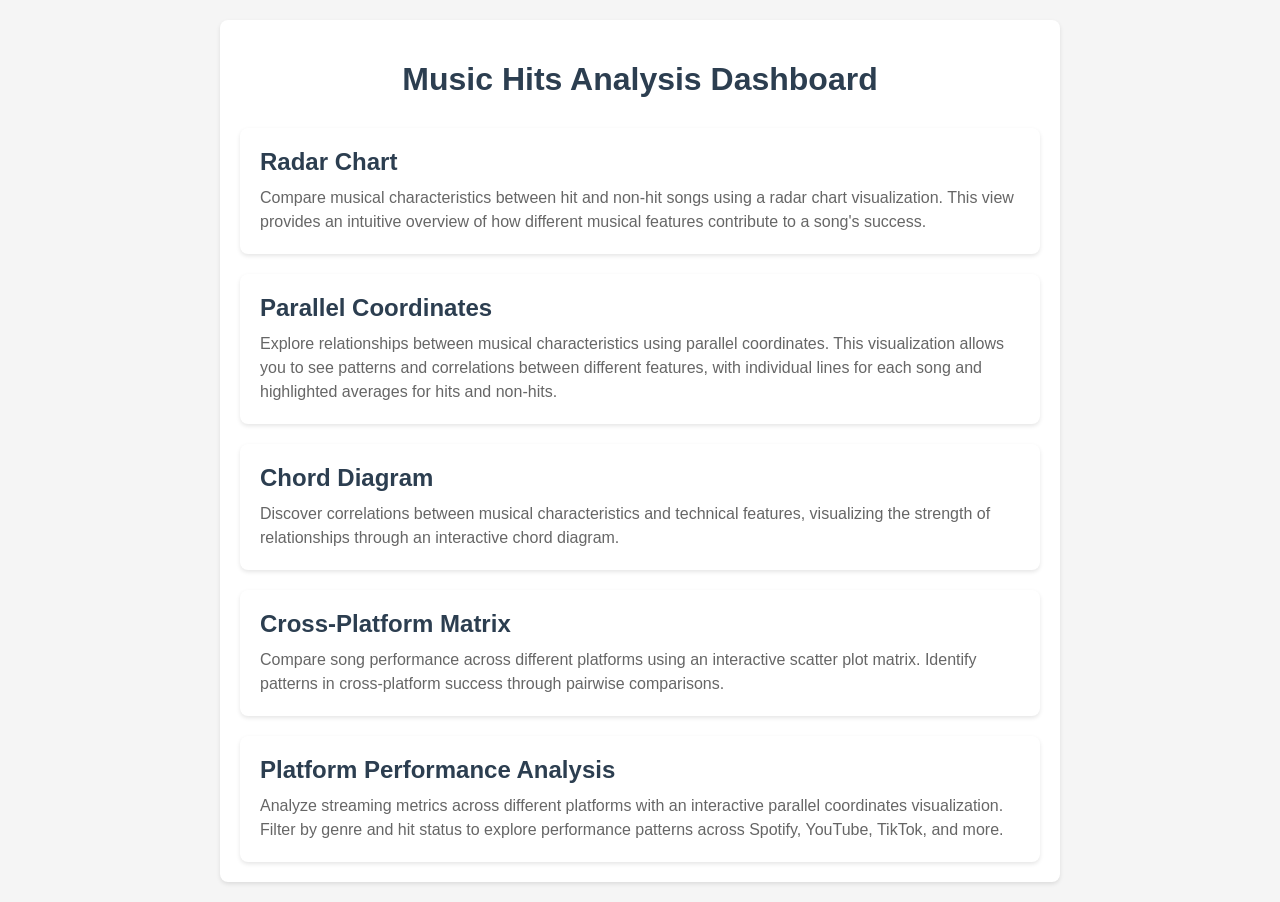
<file: index.html>
<!DOCTYPE html>
<html>
<head>
    <title>Music Hits Analysis - Visualization Dashboard</title>
    <style>
        body {
            font-family: Arial, sans-serif;
            margin: 20px;
            background-color: #f5f5f5;
            color: #333;
        }
        .container {
            max-width: 800px;
            margin: 0 auto;
            padding: 20px;
            background-color: white;
            border-radius: 8px;
            box-shadow: 0 2px 4px rgba(0,0,0,0.1);
        }
        .title {
            text-align: center;
            margin-bottom: 30px;
            color: #2c3e50;
        }
        .visualization-links {
            display: flex;
            flex-direction: column;
            gap: 20px;
        }
        .visualization-link {
            display: block;
            padding: 20px;
            background-color: white;
            border-radius: 8px;
            box-shadow: 0 2px 4px rgba(0,0,0,0.1);
            text-decoration: none;
            color: #333;
            transition: transform 0.2s, box-shadow 0.2s;
        }
        .visualization-link:hover {
            transform: translateY(-2px);
            box-shadow: 0 4px 8px rgba(0,0,0,0.15);
        }
        .visualization-link h2 {
            margin: 0 0 10px 0;
            color: #2c3e50;
        }
        .visualization-link p {
            margin: 0;
            color: #666;
            line-height: 1.5;
        }
    </style>
</head>
<body>
    <div class="container">
        <h1 class="title">Music Hits Analysis Dashboard</h1>
        <div class="visualization-links">
            <a href="radar.html" class="visualization-link">
                <h2>Radar Chart</h2>
                <p>Compare musical characteristics between hit and non-hit songs using a radar chart visualization. This view provides an intuitive overview of how different musical features contribute to a song's success.</p>
            </a>
            <a href="parallel.html" class="visualization-link">
                <h2>Parallel Coordinates</h2>
                <p>Explore relationships between musical characteristics using parallel coordinates. This visualization allows you to see patterns and correlations between different features, with individual lines for each song and highlighted averages for hits and non-hits.</p>
            </a>
            <a href="chord.html" class="visualization-link">
                <h2>Chord Diagram</h2>
                <p>Discover correlations between musical characteristics and technical features, visualizing the strength of relationships through an interactive chord diagram.</p>
            </a>
            <a href="scatter_matrix.html" class="visualization-link">
                <h2>Cross-Platform Matrix</h2>
                <p>Compare song performance across different platforms using an interactive scatter plot matrix. Identify patterns in cross-platform success through pairwise comparisons.</p>
            </a>
            <a href="platform_metrics.html" class="visualization-link">
                <h2>Platform Performance Analysis</h2>
                <p>Analyze streaming metrics across different platforms with an interactive parallel coordinates visualization. Filter by genre and hit status to explore performance patterns across Spotify, YouTube, TikTok, and more.</p>
            </a>
        </div>
    </div>
</body>
</html>
</file>
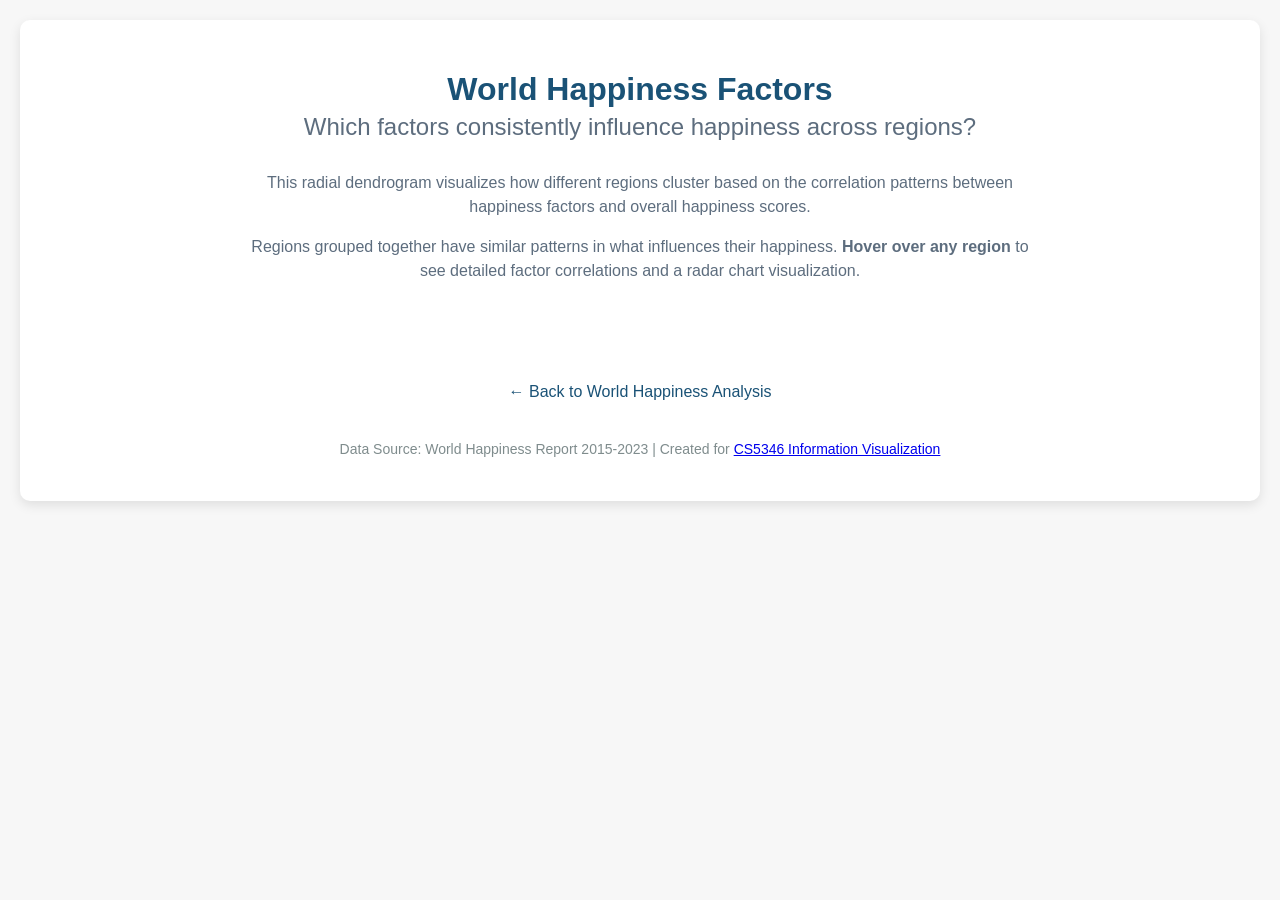
<file: dendro/index.html>
<!DOCTYPE html>
<html lang="en">
<head>
    <meta charset="UTF-8">
    <meta name="viewport" content="width=device-width, initial-scale=1.0">
    <title>World Happiness Factors - Radial Dendrogram</title>
    <link rel="stylesheet" href="css/style.css">
    <script src="https://d3js.org/d3.v7.min.js"></script>
</head>
<body>
    <div class="container">
        <h1>World Happiness Factors</h1>
        <h2>Which factors consistently influence happiness across regions?</h2>
        
        <div class="description">
            <p>This radial dendrogram visualizes how different regions cluster based on the correlation patterns between happiness factors and overall happiness scores.</p>
            <p>Regions grouped together have similar patterns in what influences their happiness. <strong>Hover over any region</strong> to see detailed factor correlations and a radar chart visualization.</p>
        </div>
        
        <div id="viz">
            <!-- Visualization will be generated here -->
        </div>
        
        <div class="factor-legend" id="legend">
            <!-- Factor legend will be generated here -->
        </div>
        
        <a href="../" class="back-link">← Back to World Happiness Analysis</a>
        
        <footer>
            <p>Data Source: World Happiness Report 2015-2023 | Created for <a href="https://aliciatay.github.io/CS5346/" target="_blank">CS5346 Information Visualization</a></p>
        </footer>
    </div>
    
    <script src="js/dendrogram.js"></script>
</body>
</html>
</file>
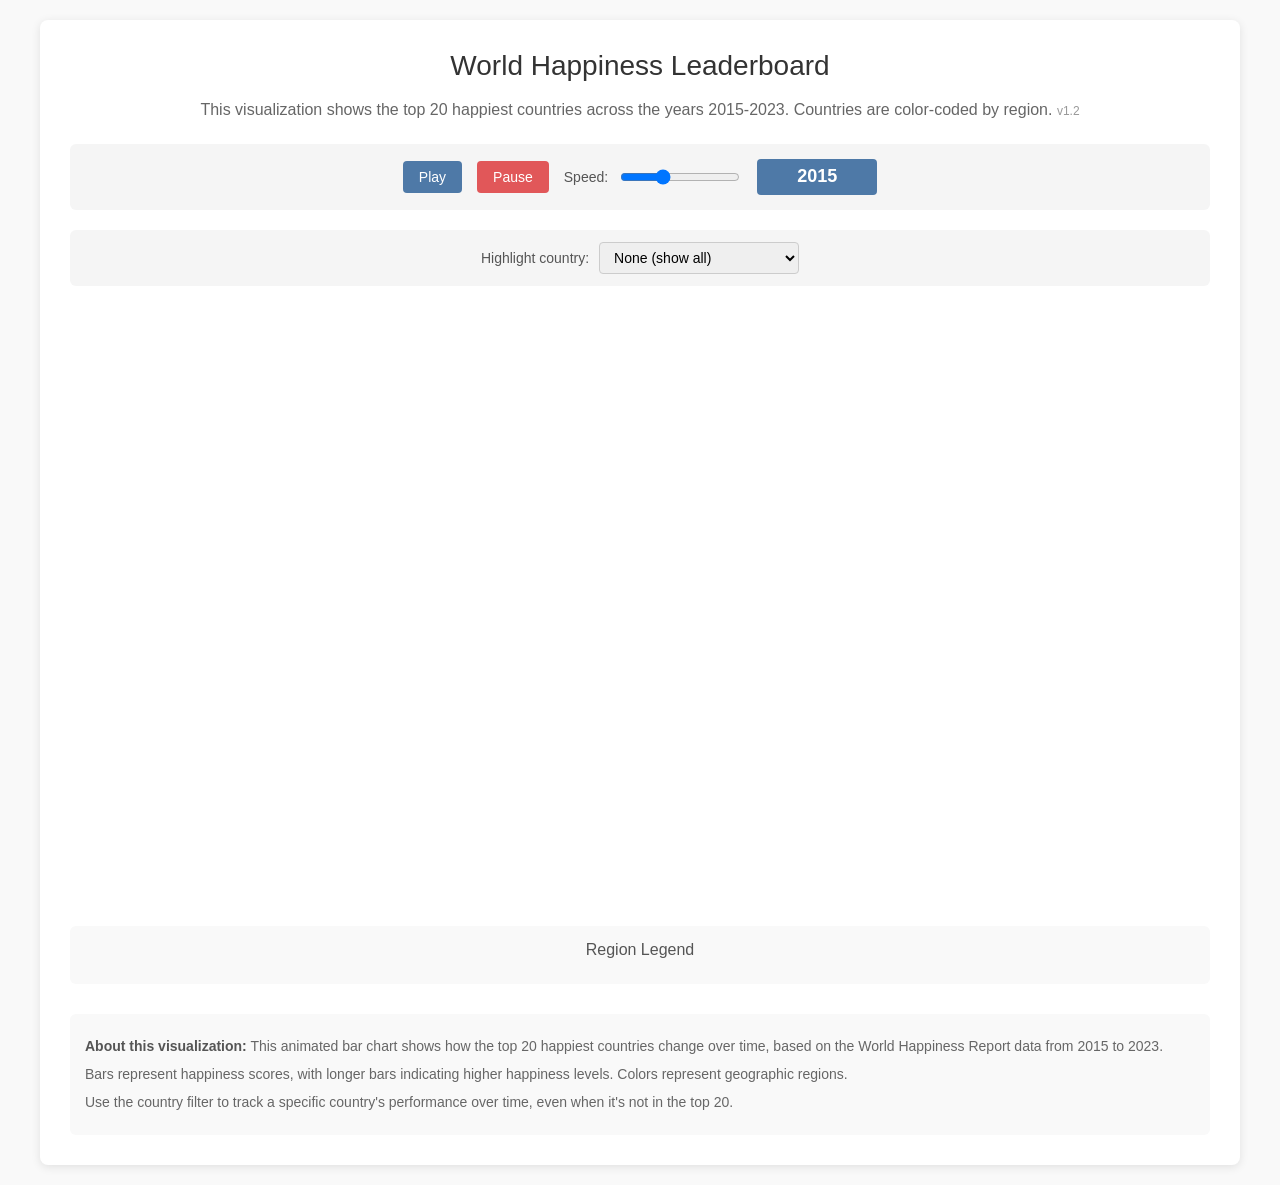
<file: leaderboard/index.html>
<!DOCTYPE html>
<html lang="en">
<head>
    <meta charset="UTF-8">
    <meta name="viewport" content="width=device-width, initial-scale=1.0">
    <title>Happiness Score Leaderboard</title>
    <link href="https://fonts.cdnfonts.com/css/berton-sans" rel="stylesheet">
    <script src="https://d3js.org/d3.v7.min.js"></script>
    <link rel="stylesheet" href="css/style.css">
</head>
<body>
    <div class="container">
        <h1>World Happiness Leaderboard</h1>
        <p class="description">This visualization shows the top 20 happiest countries across the years 2015-2023. Countries are color-coded by region. <span class="version">v1.2</span></p>
        
        <div class="controls">
            <button id="play-button">Play</button>
            <button id="pause-button">Pause</button>
            <div class="speed-control">
                <label for="speed-input">Speed:</label>
                <input type="range" id="speed-input" min="500" max="2000" step="100" value="1000">
            </div>
            <div class="year-display">
                <span id="current-year">2015</span>
            </div>
        </div>
        
        <div class="filter-container">
            <div class="country-filter">
                <label for="country-select">Highlight country:</label>
                <select id="country-select">
                    <option value="">None (show all)</option>
                    <!-- Options will be populated by JavaScript -->
                </select>
            </div>
        </div>
        
        <div class="chart-container">
            <div id="leaderboard-chart"></div>
        </div>
        
        <div class="legend-container">
            <h3>Region Legend</h3>
            <div id="region-legend"></div>
        </div>
        
        <div class="notes">
            <p><strong>About this visualization:</strong> This animated bar chart shows how the top 20 happiest countries change over time, based on the World Happiness Report data from 2015 to 2023.</p>
            <p>Bars represent happiness scores, with longer bars indicating higher happiness levels. Colors represent geographic regions.</p>
            <p>Use the country filter to track a specific country's performance over time, even when it's not in the top 20.</p>
        </div>
    </div>

    <script src="js/leaderboard.js"></script>
</body>
</html>
</file>
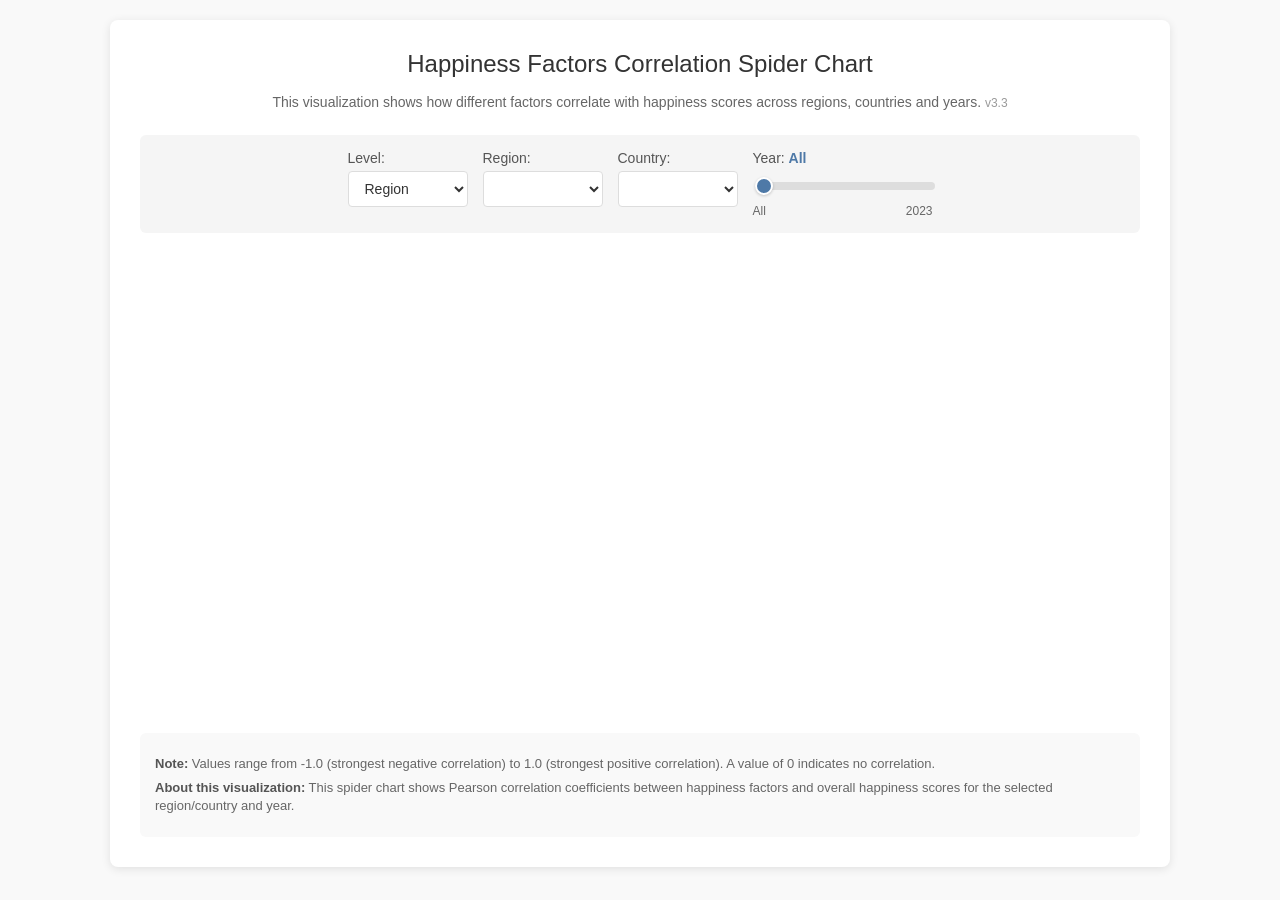
<file: spider/index.html>
<!DOCTYPE html>
<html lang="en">
<head>
    <meta charset="UTF-8">
    <meta name="viewport" content="width=device-width, initial-scale=1.0">
    <title>Happiness Factors Correlation Spider Chart</title>
    <link rel="stylesheet" href="css/style.css">
    <link href="https://fonts.cdnfonts.com/css/berton-sans" rel="stylesheet">
    <script src="https://d3js.org/d3.v7.min.js"></script>
</head>
<body>
    <div class="container">
        <h1>Happiness Factors Correlation Spider Chart</h1>
        <p class="description">This visualization shows how different factors correlate with happiness scores across regions, countries and years. <span class="version">v3.3</span></p>
        
        <div class="filters">
            <div class="filter-group">
                <label for="level-select">Level:</label>
                <select id="level-select">
                    <option value="By Region">Region</option>
                    <option value="By Country">Country</option>
                </select>
            </div>
            <div class="filter-group">
                <label for="region-select">Region:</label>
                <select id="region-select"></select>
            </div>
            <div class="filter-group">
                <label for="country-select">Country:</label>
                <select id="country-select"></select>
            </div>
            <div class="filter-group year-slider-container">
                <label for="year-slider">Year: <span id="year-value">All</span></label>
                <div class="slider-container">
                    <input type="range" id="year-slider" min="0" max="9" value="0" class="slider">
                </div>
                <div class="year-labels">
                    <span class="year-label">All</span>
                    <span class="year-label">2023</span>
                </div>
            </div>
        </div>
        
        <div class="chart-container">
            <div id="spider-chart"></div>
        </div>
        
        <div class="legend" id="chart-legend"></div>
        
        <div class="notes">
            <p><strong>Note:</strong> Values range from -1.0 (strongest negative correlation) to 1.0 (strongest positive correlation). A value of 0 indicates no correlation.</p>
            <p><strong>About this visualization:</strong> This spider chart shows Pearson correlation coefficients between happiness factors and overall happiness scores for the selected region/country and year.</p>
        </div>
    </div>

    <script src="js/spider-chart.js"></script>
</body>
</html>
</file>
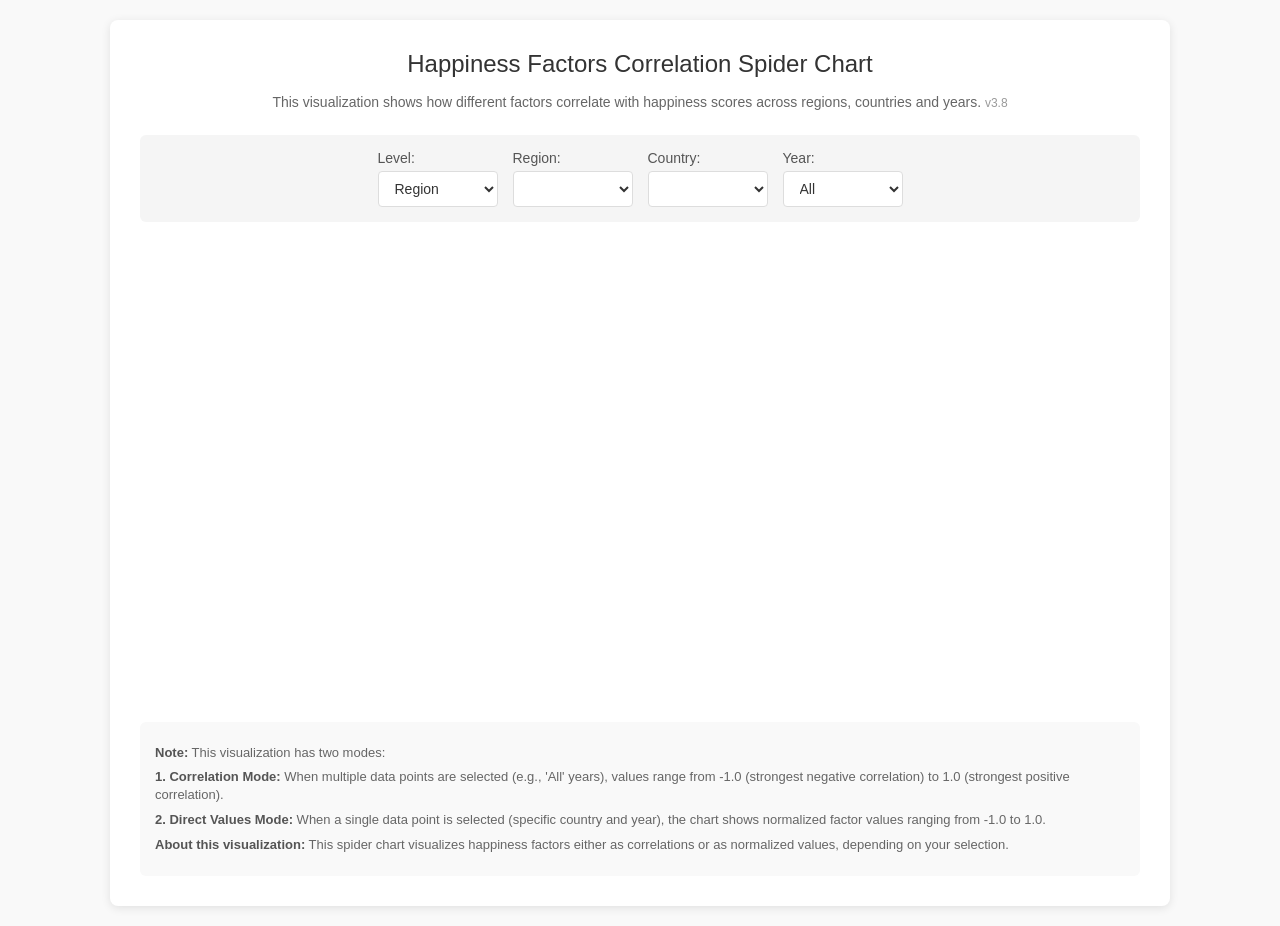
<file: spider_dropdown/index.html>
<!DOCTYPE html>
<html lang="en">
<head>
    <meta charset="UTF-8">
    <meta name="viewport" content="width=device-width, initial-scale=1.0">
    <title>Happiness Factors Correlation Spider Chart</title>
    <link rel="stylesheet" href="css/style.css">
    <link href="https://fonts.cdnfonts.com/css/berton-sans" rel="stylesheet">
    <script src="https://d3js.org/d3.v7.min.js"></script>
</head>
<body>
    <div class="container">
        <h1>Happiness Factors Correlation Spider Chart</h1>
        <p class="description">This visualization shows how different factors correlate with happiness scores across regions, countries and years. <span class="version">v3.8</span></p>
        
        <div class="filters">
            <div class="filter-group">
                <label for="level-select">Level:</label>
                <select id="level-select">
                    <option value="By Region">Region</option>
                    <option value="By Country">Country</option>
                </select>
            </div>
            <div class="filter-group">
                <label for="region-select">Region:</label>
                <select id="region-select"></select>
            </div>
            <div class="filter-group">
                <label for="country-select">Country:</label>
                <select id="country-select"></select>
            </div>
            <div class="filter-group">
                <label for="year-select">Year:</label>
                <select id="year-select">
                    <option value="All">All</option>
                    <!-- Year options will be dynamically populated -->
                </select>
            </div>
        </div>
        
        <div class="chart-container">
            <div id="spider-chart"></div>
        </div>
        
        <div class="legend" id="chart-legend"></div>
        
        <div class="notes">
            <p><strong>Note:</strong> This visualization has two modes:</p>
            <p><strong>1. Correlation Mode:</strong> When multiple data points are selected (e.g., 'All' years), values range from -1.0 (strongest negative correlation) to 1.0 (strongest positive correlation).</p>
            <p><strong>2. Direct Values Mode:</strong> When a single data point is selected (specific country and year), the chart shows normalized factor values ranging from -1.0 to 1.0.</p>
            <p><strong>About this visualization:</strong> This spider chart visualizes happiness factors either as correlations or as normalized values, depending on your selection.</p>
        </div>
    </div>

    <script src="js/spider-chart.js"></script>
</body>
</html>
</file>
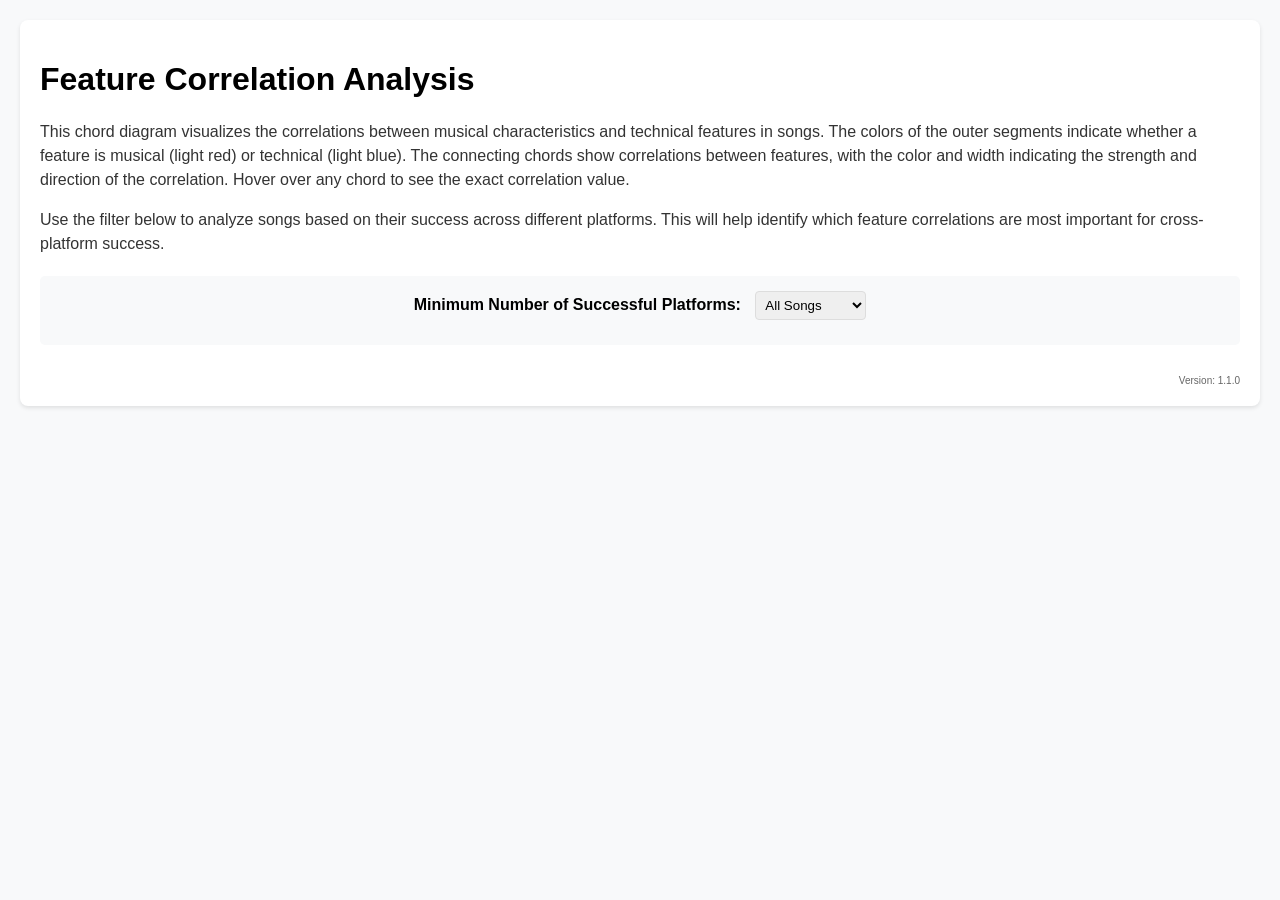
<file: chord.html>
<!DOCTYPE html>
<html>
<head>
    <title>Feature Correlation Analysis</title>
    <script src="https://d3js.org/d3.v7.min.js"></script>
    <style>
        body {
            font-family: Arial, sans-serif;
            margin: 20px;
            background-color: #f8f9fa;
        }
        .container {
            max-width: 1200px;
            margin: 0 auto;
            background-color: white;
            padding: 20px;
            border-radius: 8px;
            box-shadow: 0 2px 4px rgba(0,0,0,0.1);
        }
        .explanation {
            margin-bottom: 20px;
            line-height: 1.5;
            color: #333;
        }
        .controls {
            margin: 20px 0;
            padding: 15px;
            background-color: #f8f9fa;
            border-radius: 5px;
            text-align: center;
        }
        .filter-label {
            font-weight: bold;
            margin-right: 10px;
        }
        #platform-filter {
            padding: 5px;
            border-radius: 4px;
            border: 1px solid #ddd;
        }
        .visualization-container {
            display: flex;
            justify-content: center;
            margin-top: 20px;
        }
        #tooltip {
            position: absolute;
            visibility: hidden;
            background-color: white;
            padding: 10px;
            border: 2px solid #333;
            border-radius: 5px;
            box-shadow: 0 2px 4px rgba(0,0,0,0.2);
            pointer-events: none;
            font-size: 14px;
            max-width: 200px;
        }
        #song-count {
            margin-top: 10px;
            font-style: italic;
            color: #666;
        }
        #error-message {
            display: none;
            color: #721c24;
            background-color: #f8d7da;
            padding: 15px;
            border-radius: 4px;
            margin: 20px 0;
            text-align: center;
        }
        .version {
            text-align: right;
            font-size: 10px;
            color: #666;
            margin-top: 10px;
        }
    </style>
</head>
<body>
    <div class="container">
        <h1>Feature Correlation Analysis</h1>
        
        <div class="explanation">
            <p>This chord diagram visualizes the correlations between musical characteristics and technical features in songs. 
            The colors of the outer segments indicate whether a feature is musical (light red) or technical (light blue). 
            The connecting chords show correlations between features, with the color and width indicating the strength and 
            direction of the correlation. Hover over any chord to see the exact correlation value.</p>
            
            <p>Use the filter below to analyze songs based on their success across different platforms. This will help 
            identify which feature correlations are most important for cross-platform success.</p>
        </div>

        <div class="controls">
            <label class="filter-label" for="platform-filter">Minimum Number of Successful Platforms:</label>
            <select id="platform-filter">
                <option value="0">All Songs</option>
                <option value="1">≥ 1 Platform</option>
                <option value="2">≥ 2 Platforms</option>
                <option value="3">≥ 3 Platforms</option>
                <option value="4">≥ 4 Platforms</option>
                <option value="5">≥ 5 Platforms</option>
            </select>
            <div id="song-count"></div>
        </div>

        <div class="visualization-container">
            <div id="chord-diagram"></div>
            <div id="tooltip"></div>
        </div>

        <div id="error-message"></div>
        
        <div class="version">Version: 1.1.0</div>
    </div>
    <script src="chord.js"></script>
</body>
</html>
</file>
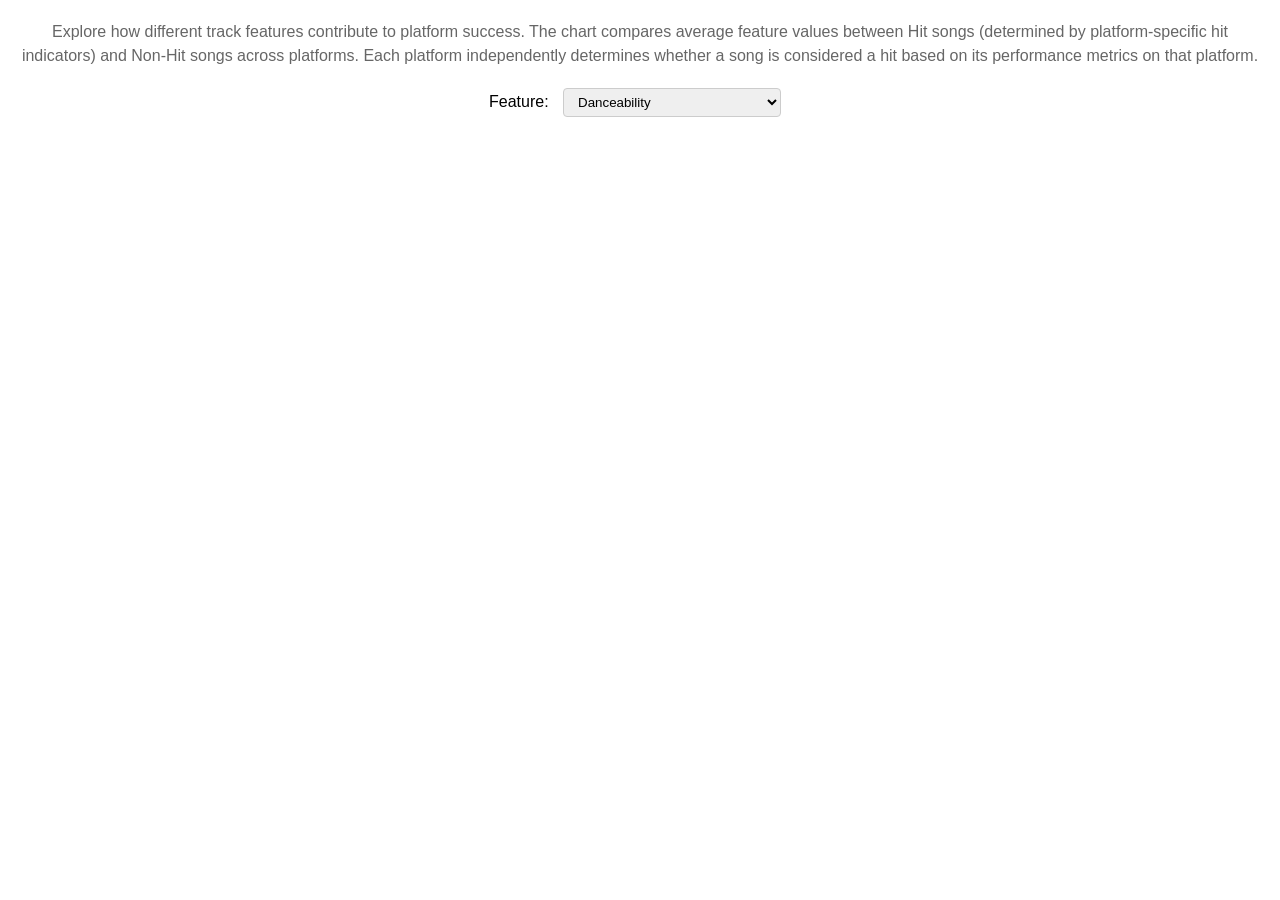
<file: grouped_bar.html>
<!DOCTYPE html>
<html>
<head>
    <title>Track Features Success Analysis</title>
    <script src="https://d3js.org/d3.v7.min.js"></script>
    <style>
        body {
            font-family: -apple-system, BlinkMacSystemFont, "Segoe UI", Roboto, Helvetica, Arial, sans-serif;
            margin: 0;
            padding: 20px;
        }

        .description {
            color: #666;
            text-align: center;
            margin-bottom: 20px;
            line-height: 1.5;
        }

        .controls {
            margin-bottom: 20px;
            text-align: center;
        }

        select {
            padding: 5px 10px;
            margin: 0 10px;
            border-radius: 4px;
            border: 1px solid #ccc;
        }

        .axis-label {
            font-size: 12px;
            fill: #666;
        }

        .bar-group:hover {
            opacity: 0.8;
        }

        .tooltip {
            position: absolute;
            padding: 8px;
            background: white;
            border: 1px solid #ddd;
            border-radius: 4px;
            pointer-events: none;
            font-size: 12px;
            box-shadow: 0 2px 4px rgba(0,0,0,0.1);
        }

        .legend {
            font-size: 12px;
        }

        #error-message {
            color: #d63031;
            text-align: center;
            margin: 20px;
            display: none;
        }
    </style>
</head>
<body>
    <div class="description">
        Explore how different track features contribute to platform success.
        The chart compares average feature values between Hit songs (determined by platform-specific hit indicators) 
        and Non-Hit songs across platforms. Each platform independently determines whether a song is considered a hit 
        based on its performance metrics on that platform.
    </div>

    <div class="controls">
        Feature: 
        <select id="feature-select">
            <!-- Musical Features -->
            <option value="danceability">Danceability</option>
            <option value="energy">Energy</option>
            <option value="loudness">Loudness</option>
            <option value="speechiness">Speechiness</option>
            <option value="acousticness">Acousticness</option>
            <option value="instrumentalness">Instrumentalness</option>
            <option value="liveness">Liveness</option>
            <option value="valence">Valence</option>
            <option value="tempo_x">Tempo</option>
            <!-- Technical Features -->
            <option value="spectral_centroid">Spectral Centroid</option>
            <option value="spectral_bandwidth">Spectral Bandwidth</option>
            <option value="spectral_rolloff">Spectral Rolloff</option>
            <option value="zero_crossing_rate">Zero Crossing Rate</option>
            <option value="chroma_stft">Chroma STFT</option>
            <option value="beat_strength">Beat Strength</option>
            <option value="harmonic_to_percussive_ratio">Harmonic to Percussive Ratio</option>
            <option value="speech_to_music_ratio">Speech to Music Ratio</option>
        </select>
    </div>

    <div id="error-message">No data available for the selected criteria.</div>
    <div id="chart"></div>

    <script src="grouped_bar.js"></script>
</body>
</html>
</file>
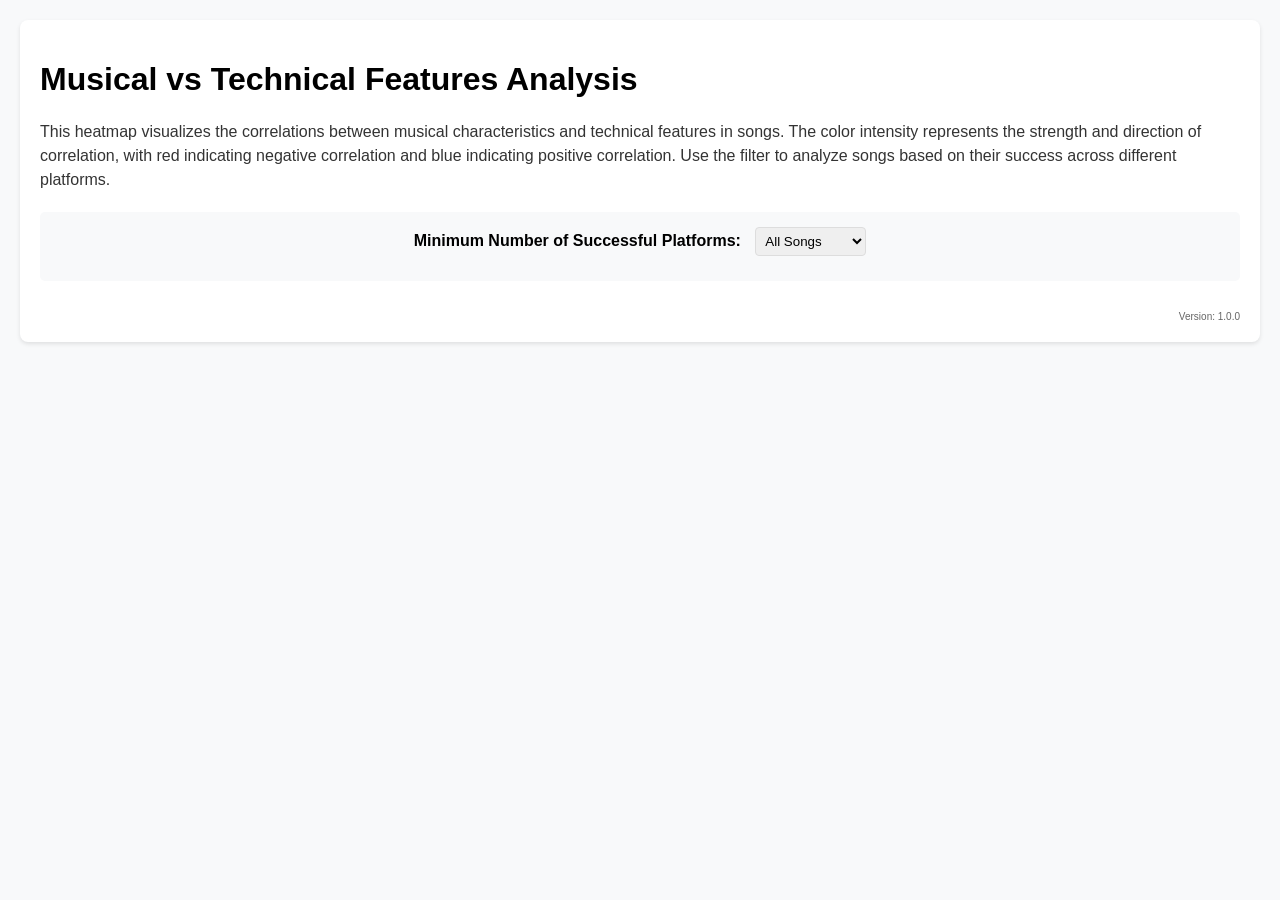
<file: heatmap.html>
<!DOCTYPE html>
<html>
<head>
    <title>Musical vs Technical Features Analysis</title>
    <script src="https://d3js.org/d3.v7.min.js"></script>
    <style>
        body {
            font-family: Arial, sans-serif;
            margin: 20px;
            background-color: #f8f9fa;
        }
        .container {
            max-width: 1200px;
            margin: 0 auto;
            background-color: white;
            padding: 20px;
            border-radius: 8px;
            box-shadow: 0 2px 4px rgba(0,0,0,0.1);
        }
        .explanation {
            margin-bottom: 20px;
            line-height: 1.5;
            color: #333;
        }
        .controls {
            margin: 20px 0;
            padding: 15px;
            background-color: #f8f9fa;
            border-radius: 5px;
            text-align: center;
        }
        .filter-label {
            font-weight: bold;
            margin-right: 10px;
        }
        #platform-filter {
            padding: 5px;
            border-radius: 4px;
            border: 1px solid #ddd;
        }
        .visualization-container {
            display: flex;
            justify-content: center;
            margin-top: 20px;
        }
        #tooltip {
            position: absolute;
            visibility: hidden;
            background-color: white;
            padding: 10px;
            border: 2px solid #333;
            border-radius: 5px;
            box-shadow: 0 2px 4px rgba(0,0,0,0.2);
            pointer-events: none;
            font-size: 14px;
            max-width: 200px;
        }
        #song-count {
            margin-top: 10px;
            font-style: italic;
            color: #666;
        }
        #error-message {
            display: none;
            color: #721c24;
            background-color: #f8d7da;
            padding: 15px;
            border-radius: 4px;
            margin: 20px 0;
            text-align: center;
        }
        .version {
            text-align: right;
            font-size: 10px;
            color: #666;
            margin-top: 10px;
        }
    </style>
</head>
<body>
    <div class="container">
        <h1>Musical vs Technical Features Analysis</h1>
        
        <div class="explanation">
            <p>This heatmap visualizes the correlations between musical characteristics and technical features in songs. 
            The color intensity represents the strength and direction of correlation, with red indicating negative correlation 
            and blue indicating positive correlation. Use the filter to analyze songs based on their success across different platforms.</p>
        </div>

        <div class="controls">
            <label class="filter-label" for="platform-filter">Minimum Number of Successful Platforms:</label>
            <select id="platform-filter">
                <option value="0">All Songs</option>
                <option value="1">≥ 1 Platform</option>
                <option value="2">≥ 2 Platforms</option>
                <option value="3">≥ 3 Platforms</option>
                <option value="4">≥ 4 Platforms</option>
                <option value="5">≥ 5 Platforms</option>
            </select>
            <div id="song-count"></div>
        </div>

        <div class="visualization-container">
            <div id="heatmap"></div>
            <div id="tooltip"></div>
        </div>

        <div id="error-message"></div>
        
        <div class="version">Version: 1.0.0</div>
    </div>
    <script src="heatmap.js"></script>
</body>
</html>
</file>
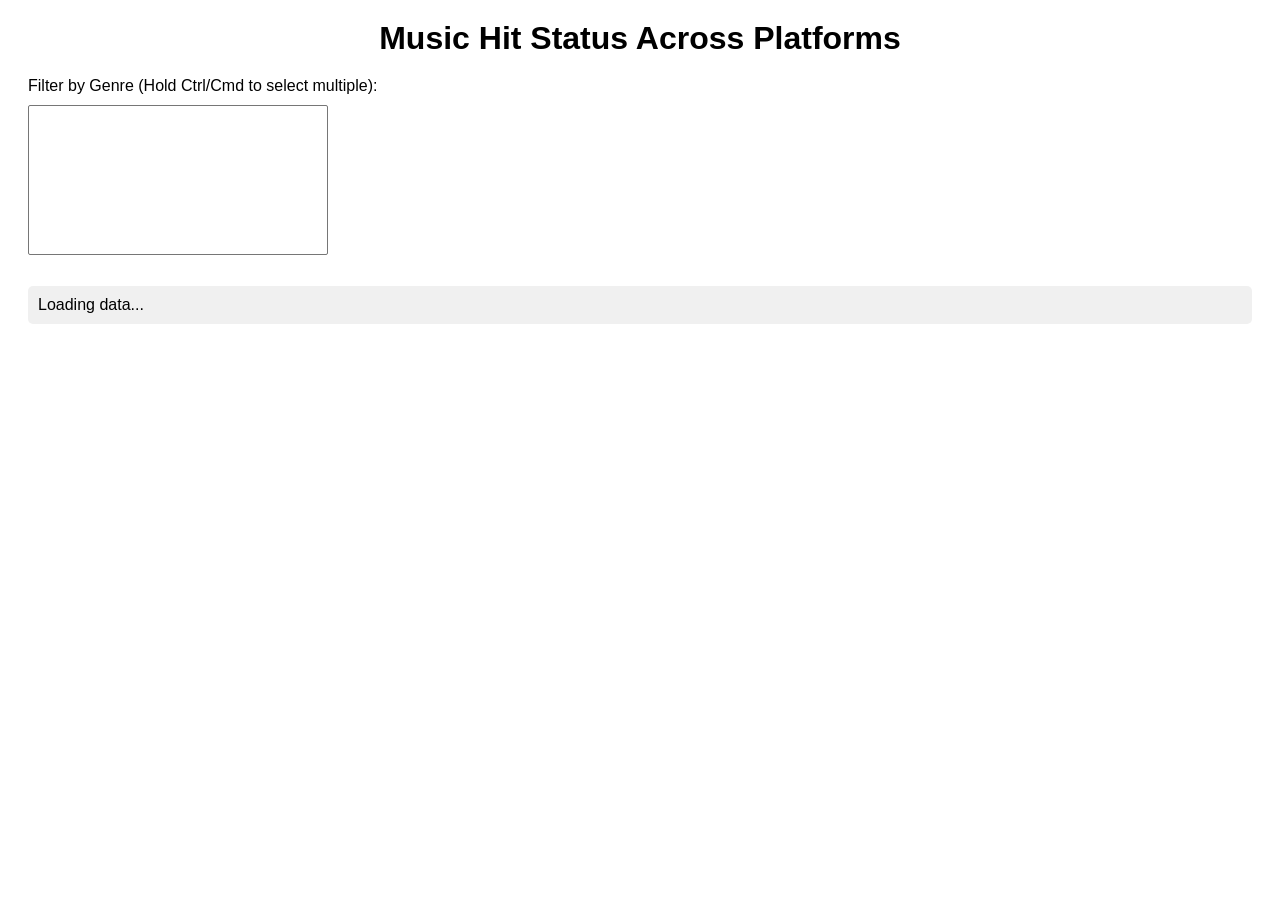
<file: hit_parallel.html>
<!DOCTYPE html>
<html>
<head>
    <meta charset="utf-8">
    <title>Music Hit Status Parallel Coordinates</title>
    <script src="https://d3js.org/d3.v7.min.js"></script>
    <style>
        .title {
            font-family: Arial, sans-serif;
            text-align: center;
            margin: 20px 0;
        }
        
        .filters {
            margin: 20px;
            font-family: Arial, sans-serif;
        }

        .parallel-coordinates {
            margin: 20px;
        }

        .dimension .tick text {
            font-size: 10px;
            font-family: Arial, sans-serif;
        }

        .legend {
            font-family: Arial, sans-serif;
            margin: 20px;
        }

        select {
            width: 300px;
            height: 150px;
            margin: 10px 0;
            font-size: 14px;
        }

        .line {
            fill: none;
            stroke-width: 1.5px;
        }

        .line:hover {
            stroke-width: 3px;
            opacity: 1 !important;
        }

        .debug-info {
            font-family: Arial, sans-serif;
            margin: 20px;
            padding: 10px;
            background-color: #f0f0f0;
            border-radius: 5px;
        }
    </style>
</head>
<body>
    <h1 class="title">Music Hit Status Across Platforms</h1>
    <div class="filters">
        <label for="genre-select">Filter by Genre (Hold Ctrl/Cmd to select multiple): </label><br>
        <select id="genre-select" multiple size="8">
            <!-- Genres will be populated dynamically -->
        </select>
    </div>
    <div id="debug-info" class="debug-info">Loading data...</div>
    <div id="parallel-coordinates"></div>

    <script>
        // Debug function to display data info
        function updateDebugInfo(message) {
            document.getElementById('debug-info').innerHTML = message;
        }

        // Load the data
        d3.csv("final_df_cleaned.csv").then(function(data) {
            // Debug data loading
            updateDebugInfo(`Loaded ${data.length} records. First record: <pre>${JSON.stringify(data[0], null, 2)}</pre>`);

            // Get platforms (columns ending with '_Hit')
            const platforms = Object.keys(data[0])
                .filter(key => key.endsWith('_Hit'))
                .map(key => key.replace('_Hit', ''));

            // Setup dimensions
            const dimensions = ['Genre', ...platforms];
            
            // Convert hit status strings to boolean and ensure Genre is present
            data.forEach(d => {
                platforms.forEach(platform => {
                    // Convert string 'True'/'False' to boolean
                    d[`${platform}_Hit`] = String(d[`${platform}_Hit`]).toLowerCase() === 'true';
                });
                if (!d.Genre) d.Genre = 'Unknown';
            });

            // Get unique genres for the filter
            const genres = [...new Set(data.map(d => d.Genre))].sort();

            // Update debug info with genre count
            updateDebugInfo(`Loaded ${data.length} records. Found ${genres.length} unique genres.<br>
                           Platforms: ${platforms.join(', ')}<br>
                           Sample genres: ${genres.slice(0, 5).join(', ')}...`);

            // Populate genre select
            const genreSelect = d3.select("#genre-select");
            genres.forEach(genre => {
                genreSelect.append("option")
                    .attr("value", genre)
                    .text(genre);
            });

            // Set up the dimensions of the canvas
            const margin = {top: 50, right: 150, bottom: 30, left: 150};
            const width = 1200 - margin.left - margin.right;
            const height = 600 - margin.top - margin.bottom;

            // Create scales for each axis
            const y = {};
            dimensions.forEach(dim => {
                if (dim === 'Genre') {
                    y[dim] = d3.scalePoint()
                        .domain(genres)
                        .range([height, 0])
                        .padding(0.5);
                } else {
                    y[dim] = d3.scalePoint()
                        .domain(['Hit', 'Not Hit'])
                        .range([height, 0])
                        .padding(0.5);
                }
            });

            // Position of each axis
            const x = d3.scalePoint()
                .domain(dimensions)
                .range([0, width])
                .padding(0.1);

            // Create SVG
            const svg = d3.select("#parallel-coordinates")
                .append("svg")
                .attr("width", width + margin.left + margin.right)
                .attr("height", height + margin.top + margin.bottom)
                .append("g")
                .attr("transform", `translate(${margin.left},${margin.top})`);

            // Function to draw the lines
            function path(d) {
                return d3.line()(dimensions.map(dim => {
                    if (dim === 'Genre') {
                        return [x(dim), y[dim](d[dim])];
                    } else {
                        const value = d[`${dim}_Hit`] ? 'Hit' : 'Not Hit';
                        return [x(dim), y[dim](value)];
                    }
                }).filter(p => p[1] !== undefined));
            }

            // Draw the lines
            function updateChart(selectedGenres) {
                // Filter data based on selected genres
                const filteredData = selectedGenres.length > 0 
                    ? data.filter(d => selectedGenres.includes(d.Genre))
                    : data;

                // Update debug info
                updateDebugInfo(`Showing ${filteredData.length} songs${selectedGenres.length > 0 ? 
                    ` for genres: ${selectedGenres.join(', ')}` : ' (all genres)'}`);

                // Remove existing lines
                svg.selectAll(".line").remove();

                // Draw new lines
                svg.selectAll(".line")
                    .data(filteredData)
                    .enter()
                    .append("path")
                    .attr("class", "line")
                    .attr("d", path)
                    .style("stroke", d => {
                        // Count number of platforms where the song is a hit
                        const hitCount = platforms.reduce((acc, platform) => 
                            acc + (d[`${platform}_Hit`] ? 1 : 0), 0);
                        // Color based on hit count
                        return d3.interpolateRdYlBu(hitCount / platforms.length);
                    })
                    .style("opacity", 0.3)
                    .on("mouseover", function(event, d) {
                        d3.select(this)
                            .style("stroke-width", "3px")
                            .style("opacity", 1);
                        // Show song info in debug panel
                        updateDebugInfo(`Song: ${d.Title || 'Unknown'}<br>
                                      Genre: ${d.Genre}<br>
                                      Hits on: ${platforms.filter(p => d[`${p}_Hit`]).join(', ')}`);
                    })
                    .on("mouseout", function(event, d) {
                        d3.select(this)
                            .style("stroke-width", "1.5px")
                            .style("opacity", 0.3);
                        // Restore general debug info
                        updateDebugInfo(`Showing ${filteredData.length} songs${selectedGenres.length > 0 ? 
                            ` for genres: ${selectedGenres.join(', ')}` : ' (all genres)'}`);
                    });
            }

            // Draw the axes
            const axes = svg.selectAll(".axis")
                .data(dimensions)
                .enter()
                .append("g")
                .attr("class", "axis")
                .attr("transform", d => `translate(${x(d)},0)`);

            axes.each(function(d) {
                d3.select(this).call(d3.axisLeft(y[d]));
            });

            // Add axis labels
            axes.append("text")
                .attr("y", -10)
                .attr("x", 0)
                .attr("text-anchor", "middle")
                .attr("fill", "black")
                .style("font-size", "12px")
                .text(d => d);

            // Handle genre filter changes
            d3.select("#genre-select").on("change", function() {
                const selectedGenres = Array.from(this.selectedOptions).map(option => option.value);
                updateChart(selectedGenres);
            });

            // Add legend
            const legend = svg.append("g")
                .attr("class", "legend")
                .attr("transform", `translate(${width + 20}, 0)`);

            legend.append("text")
                .attr("x", 0)
                .attr("y", 20)
                .text("Color Scale:")
                .style("font-weight", "bold");

            const legendData = [
                {text: "All Hits", value: 1},
                {text: "Mixed", value: 0.5},
                {text: "No Hits", value: 0}
            ];

            legend.selectAll(".legend-item")
                .data(legendData)
                .enter()
                .append("g")
                .attr("class", "legend-item")
                .attr("transform", (d, i) => `translate(0, ${40 + i * 20})`)
                .each(function(d) {
                    d3.select(this)
                        .append("rect")
                        .attr("width", 15)
                        .attr("height", 15)
                        .style("fill", d => d3.interpolateRdYlBu(d.value));

                    d3.select(this)
                        .append("text")
                        .attr("x", 25)
                        .attr("y", 12)
                        .text(d => d.text);
                });

            // Initial chart
            updateChart([]);
        }).catch(error => {
            // Handle any errors loading the data
            updateDebugInfo(`Error loading data: ${error.message}`);
            console.error('Error:', error);
        });
    </script>
</body>
</html>
</file>
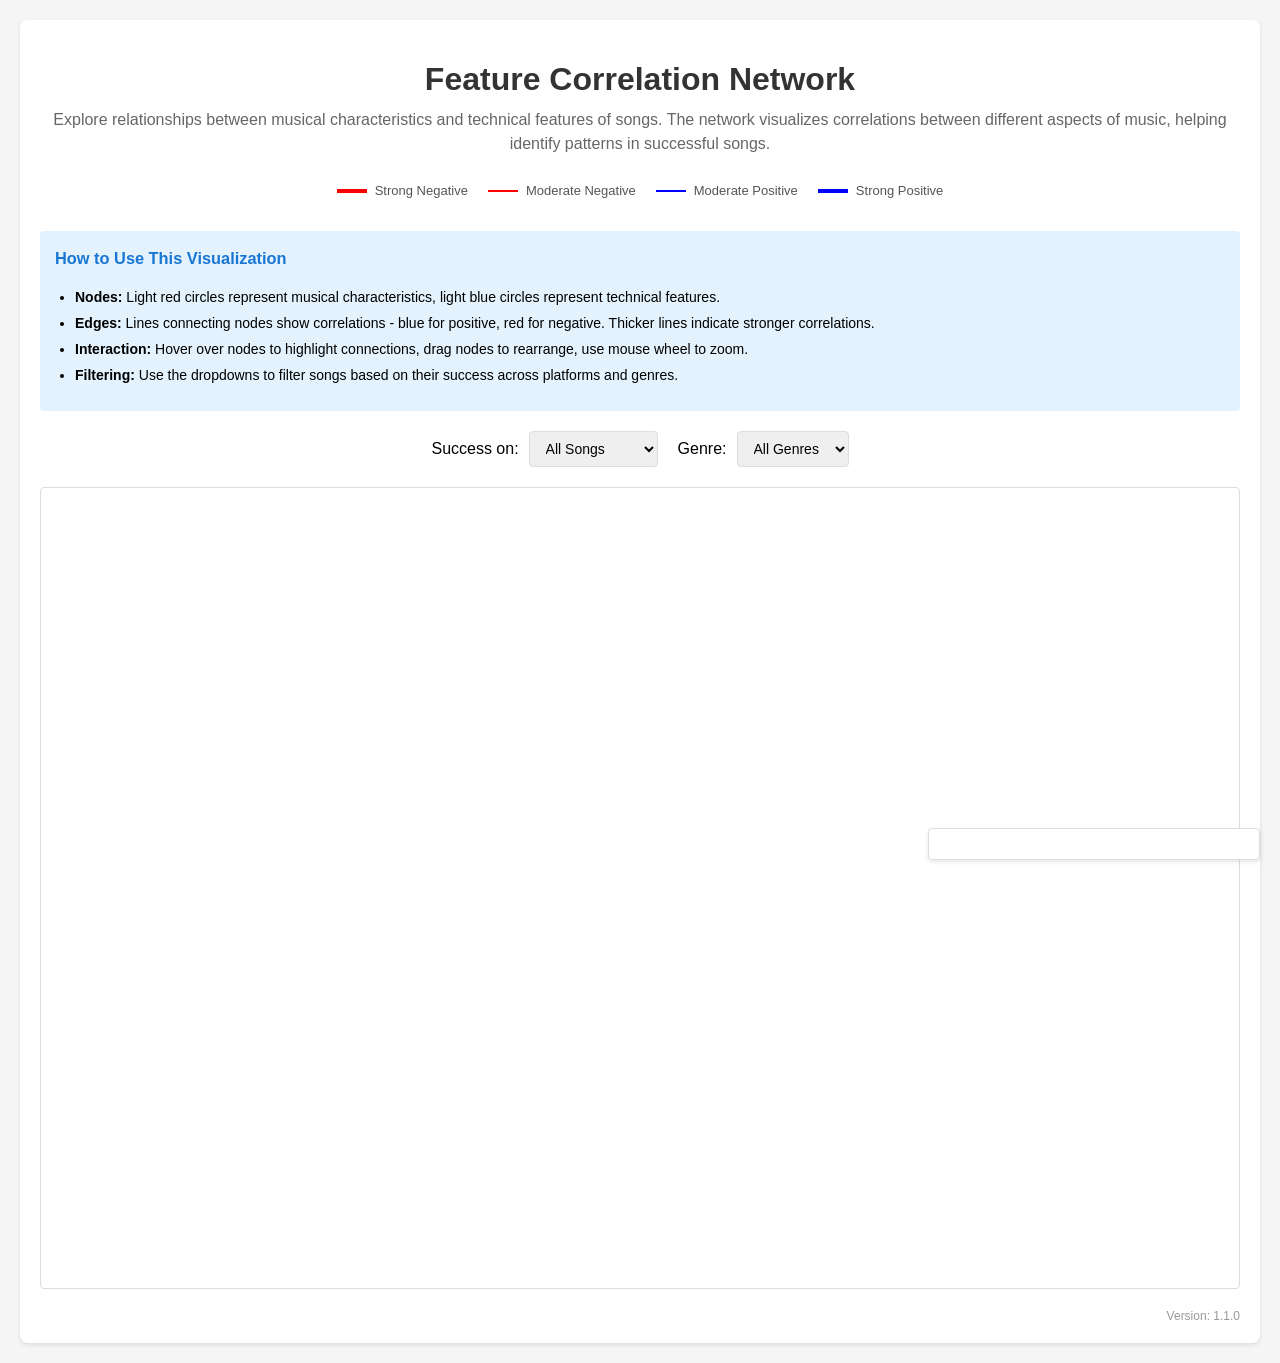
<file: network.html>
<!DOCTYPE html>
<html lang="en">
<head>
    <meta charset="UTF-8">
    <meta name="viewport" content="width=device-width, initial-scale=1.0">
    <title>Feature Correlation Network</title>
    <script src="https://d3js.org/d3.v7.min.js"></script>
    <style>
        body {
            font-family: -apple-system, BlinkMacSystemFont, 'Segoe UI', Roboto, Arial, sans-serif;
            margin: 0;
            padding: 20px;
            background-color: #f5f5f5;
        }

        .container {
            max-width: 1200px;
            margin: 0 auto;
            background-color: white;
            padding: 20px;
            border-radius: 8px;
            box-shadow: 0 2px 4px rgba(0,0,0,0.1);
        }

        h1 {
            color: #333;
            margin-bottom: 10px;
            text-align: center;
        }

        .description {
            color: #666;
            text-align: center;
            margin-bottom: 20px;
            line-height: 1.5;
        }

        .correlation-legend {
            display: flex;
            justify-content: center;
            gap: 20px;
            margin-top: 15px;
            padding: 10px;
            background-color: rgba(255, 255, 255, 0.8);
            border-radius: 4px;
        }

        .correlation-legend-item {
            display: flex;
            align-items: center;
            gap: 8px;
        }

        .correlation-legend-line {
            width: 30px;
            height: 2px;
        }

        .correlation-legend-text {
            font-size: 13px;
            color: #555;
        }

        .controls {
            margin: 20px 0;
            text-align: center;
            display: flex;
            justify-content: center;
            gap: 20px;
        }

        .filter-group {
            display: flex;
            align-items: center;
            gap: 10px;
        }

        select {
            padding: 8px 12px;
            font-size: 14px;
            border: 1px solid #ddd;
            border-radius: 4px;
        }

        .visualization-container {
            display: flex;
            gap: 20px;
            margin-top: 20px;
        }

        #network {
            flex: 1;
            height: 800px;
            border: 1px solid #ddd;
            border-radius: 4px;
            background-color: white;
            position: relative;
        }

        #correlation-summary {
            position: fixed;
            top: auto;
            bottom: 40px;
            right: 20px;
            width: 300px;
            max-height: 60vh;
            overflow-y: auto;
            background-color: white;
            padding: 15px;
            border: 1px solid #ddd;
            border-radius: 4px;
            box-shadow: 0 2px 4px rgba(0,0,0,0.1);
            z-index: 100;
        }

        .correlation-item {
            display: flex;
            justify-content: space-between;
            align-items: center;
            padding: 6px 0;
            border-bottom: 1px solid #eee;
        }

        .feature-pair {
            margin-right: 10px;
            font-size: 13px;
        }

        .correlation-value {
            font-weight: bold;
            font-size: 13px;
        }

        .summary-section {
            margin: 12px 0;
        }

        #correlation-summary h3 {
            margin: 0 0 12px 0;
            color: #333;
            font-size: 15px;
        }

        #correlation-summary h4 {
            margin: 8px 0;
            color: #666;
            font-size: 14px;
            font-weight: normal;
        }

        #tooltip {
            position: absolute;
            visibility: hidden;
            pointer-events: none;
            z-index: 1000;
        }

        #error-message {
            display: none;
            color: #d32f2f;
            text-align: center;
            margin: 20px 0;
            padding: 10px;
            background-color: #ffebee;
            border-radius: 4px;
        }

        #song-count {
            color: #666;
            text-align: center;
            margin: 10px 0;
            font-size: 14px;
        }

        .version {
            color: #999;
            text-align: right;
            font-size: 12px;
            margin-top: 20px;
        }

        .instructions {
            background-color: #e3f2fd;
            padding: 15px;
            border-radius: 4px;
            margin: 20px 0;
            font-size: 14px;
            line-height: 1.5;
        }

        .instructions h3 {
            margin-top: 0;
            color: #1976d2;
        }

        .instructions ul {
            margin: 10px 0;
            padding-left: 20px;
        }

        .instructions li {
            margin-bottom: 5px;
        }
    </style>
</head>
<body>
    <div class="container">
        <h1>Feature Correlation Network</h1>
        <div class="description">
            Explore relationships between musical characteristics and technical features of songs.
            The network visualizes correlations between different aspects of music, helping identify patterns in successful songs.
            <div class="correlation-legend">
                <div class="correlation-legend-item">
                    <div class="correlation-legend-line" style="background: #ff0000; height: 4px;"></div>
                    <span class="correlation-legend-text">Strong Negative</span>
                </div>
                <div class="correlation-legend-item">
                    <div class="correlation-legend-line" style="background: #ff0000; height: 2px;"></div>
                    <span class="correlation-legend-text">Moderate Negative</span>
                </div>
                <div class="correlation-legend-item">
                    <div class="correlation-legend-line" style="background: #0000ff; height: 2px;"></div>
                    <span class="correlation-legend-text">Moderate Positive</span>
                </div>
                <div class="correlation-legend-item">
                    <div class="correlation-legend-line" style="background: #0000ff; height: 4px;"></div>
                    <span class="correlation-legend-text">Strong Positive</span>
                </div>
            </div>
        </div>

        <div class="instructions">
            <h3>How to Use This Visualization</h3>
            <ul>
                <li><strong>Nodes:</strong> Light red circles represent musical characteristics, light blue circles represent technical features.</li>
                <li><strong>Edges:</strong> Lines connecting nodes show correlations - blue for positive, red for negative. Thicker lines indicate stronger correlations.</li>
                <li><strong>Interaction:</strong> Hover over nodes to highlight connections, drag nodes to rearrange, use mouse wheel to zoom.</li>
                <li><strong>Filtering:</strong> Use the dropdowns to filter songs based on their success across platforms and genres.</li>
            </ul>
        </div>

        <div class="controls">
            <div class="filter-group">
                <label for="platform-filter">Success on:</label>
                <select id="platform-filter">
                    <option value="0">All Songs</option>
                    <option value="1">≥ 1 Platform</option>
                    <option value="2">≥ 2 Platforms</option>
                    <option value="3">≥ 3 Platforms</option>
                    <option value="4">≥ 4 Platforms</option>
                    <option value="5">≥ 5 Platforms</option>
                </select>
            </div>
            <div class="filter-group">
                <label for="genre-filter">Genre:</label>
                <select id="genre-filter">
                    <option value="All">All Genres</option>
                </select>
            </div>
        </div>

        <div id="song-count"></div>
        <div id="error-message"></div>
        
        <div class="visualization-container">
            <div id="network"></div>
            <div id="correlation-summary"></div>
        </div>
        <div id="tooltip"></div>

        <div class="version">Version: 1.1.0</div>
    </div>

    <script src="network.js"></script>
</body>
</html>
</file>
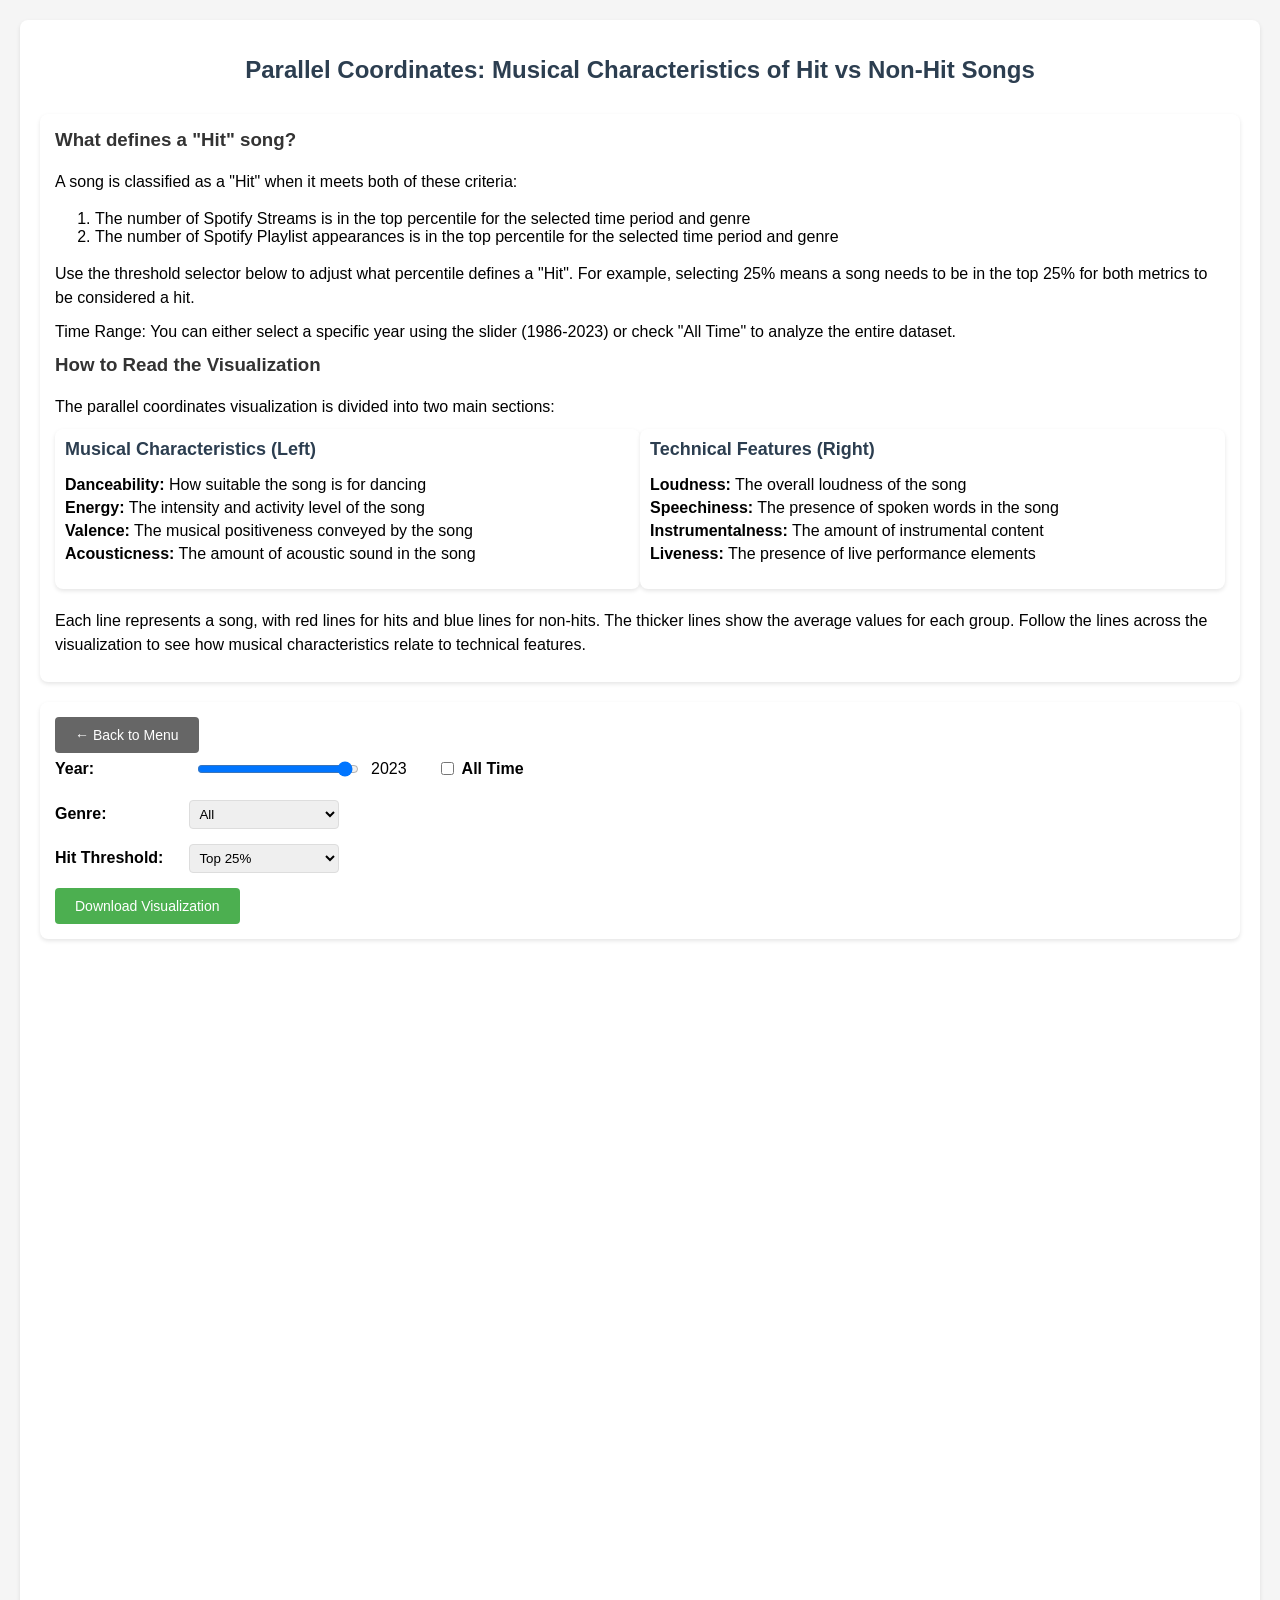
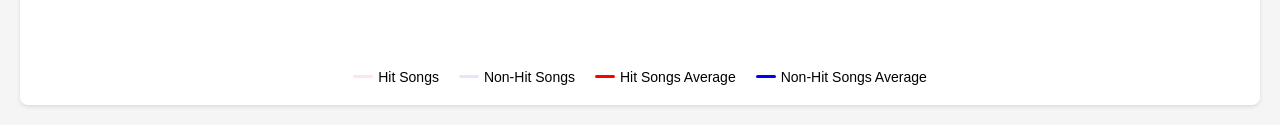
<file: parallel.html>
<!DOCTYPE html>
<html>
<head>
    <title>Parallel Coordinates - Music Hits Analysis</title>
    <script src="https://d3js.org/d3.v7.min.js"></script>
    <style>
        body {
            font-family: Arial, sans-serif;
            margin: 20px;
            background-color: #f5f5f5;
        }
        .container {
            max-width: 1400px;
            margin: 0 auto;
            padding: 20px;
            background-color: white;
            border-radius: 8px;
            box-shadow: 0 2px 4px rgba(0,0,0,0.1);
        }
        .title {
            text-align: center;
            margin-bottom: 30px;
            color: #2c3e50;
            font-size: 24px;
            font-weight: bold;
        }
        .controls {
            margin-bottom: 20px;
            padding: 15px;
            background-color: white;
            border-radius: 8px;
            box-shadow: 0 2px 4px rgba(0,0,0,0.1);
        }
        .control-group {
            margin-bottom: 15px;
        }
        label {
            display: inline-block;
            width: 120px;
            margin-right: 10px;
            font-weight: bold;
        }
        select, input[type="range"] {
            padding: 5px;
            border-radius: 4px;
            border: 1px solid #ddd;
            min-width: 150px;
        }
        .download-btn {
            background-color: #4CAF50;
            color: white;
            padding: 10px 20px;
            border: none;
            border-radius: 4px;
            cursor: pointer;
            font-size: 14px;
        }
        .download-btn:hover {
            background-color: #45a049;
        }
        .back-btn {
            background-color: #666;
            color: white;
            padding: 10px 20px;
            border: none;
            border-radius: 4px;
            cursor: pointer;
            font-size: 14px;
            text-decoration: none;
            display: inline-block;
            margin-right: 10px;
        }
        .back-btn:hover {
            background-color: #555;
        }
        .explanation {
            background-color: #fff;
            padding: 15px;
            border-radius: 8px;
            margin-bottom: 20px;
            box-shadow: 0 2px 4px rgba(0,0,0,0.1);
        }
        .explanation h3 {
            margin-top: 0;
            color: #333;
        }
        .explanation p {
            margin: 10px 0;
            line-height: 1.5;
        }
        #no-data {
            display: none;
            color: #721c24;
            background-color: #f8d7da;
            border: 1px solid #f5c6cb;
            padding: 15px;
            border-radius: 4px;
            margin-top: 20px;
        }
        .chart-container {
            width: 1200px;
            height: 700px;
            margin: 0 auto;
            position: relative;
        }
        .parallel-coords {
            background-color: #fff;
        }
        .axis-label {
            font-family: Arial, sans-serif;
            font-size: 14px;
            font-weight: 500;
        }
        .feature-label {
            cursor: pointer;
            transition: all 0.2s;
            font-weight: 500;
        }
        .feature-label:hover {
            font-weight: bold;
            fill: #2c3e50;
        }
        .year-control {
            display: flex;
            align-items: center;
            gap: 10px;
        }
        .all-time-control {
            margin-left: 20px;
            display: flex;
            align-items: center;
            gap: 5px;
        }
        .all-time-control label {
            width: auto;
            margin-right: 0;
        }
        #year-slider:disabled {
            opacity: 0.5;
            cursor: not-allowed;
        }
        .legend {
            display: flex;
            justify-content: center;
            align-items: center;
            gap: 20px;
            margin-top: 10px;
        }
        .legend-item {
            display: flex;
            align-items: center;
            gap: 5px;
        }
        .legend-color {
            width: 20px;
            height: 3px;
            border-radius: 2px;
        }
        .legend-label {
            font-size: 14px;
        }
        .feature-groups {
            display: flex;
            justify-content: space-between;
            margin-bottom: 20px;
        }
        .feature-group {
            flex: 1;
            padding: 10px;
            background-color: #fff;
            border-radius: 8px;
            box-shadow: 0 2px 4px rgba(0,0,0,0.1);
        }
        .feature-group h4 {
            margin-top: 0;
            margin-bottom: 10px;
            color: #2c3e50;
            font-size: 18px;
            font-weight: bold;
        }
        .feature-group ul {
            list-style-type: none;
            padding-left: 0;
        }
        .feature-group li {
            margin-bottom: 5px;
        }
    </style>
</head>
<body>
    <div class="container">
        <h1 class="title">Parallel Coordinates: Musical Characteristics of Hit vs Non-Hit Songs</h1>
        
        <div class="explanation">
            <h3>What defines a "Hit" song?</h3>
            <p>A song is classified as a "Hit" when it meets both of these criteria:</p>
            <ol>
                <li>The number of Spotify Streams is in the top percentile for the selected time period and genre</li>
                <li>The number of Spotify Playlist appearances is in the top percentile for the selected time period and genre</li>
            </ol>
            <p>Use the threshold selector below to adjust what percentile defines a "Hit". For example, selecting 25% means a song needs to be in the top 25% for both metrics to be considered a hit.</p>
            <p>Time Range: You can either select a specific year using the slider (1986-2023) or check "All Time" to analyze the entire dataset.</p>
            <h3>How to Read the Visualization</h3>
            <p>The parallel coordinates visualization is divided into two main sections:</p>
            <div class="feature-groups">
                <div class="feature-group">
                    <h4>Musical Characteristics (Left)</h4>
                    <ul>
                        <li><strong>Danceability:</strong> How suitable the song is for dancing</li>
                        <li><strong>Energy:</strong> The intensity and activity level of the song</li>
                        <li><strong>Valence:</strong> The musical positiveness conveyed by the song</li>
                        <li><strong>Acousticness:</strong> The amount of acoustic sound in the song</li>
                    </ul>
                </div>
                <div class="feature-group">
                    <h4>Technical Features (Right)</h4>
                    <ul>
                        <li><strong>Loudness:</strong> The overall loudness of the song</li>
                        <li><strong>Speechiness:</strong> The presence of spoken words in the song</li>
                        <li><strong>Instrumentalness:</strong> The amount of instrumental content</li>
                        <li><strong>Liveness:</strong> The presence of live performance elements</li>
                    </ul>
                </div>
            </div>
            <p>Each line represents a song, with red lines for hits and blue lines for non-hits. The thicker lines show the average values for each group. Follow the lines across the visualization to see how musical characteristics relate to technical features.</p>
        </div>
        
        <div class="controls">
            <a href="index.html" class="back-btn">← Back to Menu</a>
            <div class="control-group year-control">
                <label for="year-slider">Year:</label>
                <input type="range" id="year-slider" min="1986" max="2023" value="2023">
                <span id="year-value">2023</span>
                <div class="all-time-control">
                    <input type="checkbox" id="all-time-checkbox">
                    <label for="all-time-checkbox">All Time</label>
                </div>
            </div>
            
            <div class="control-group">
                <label for="genre-selector">Genre:</label>
                <select id="genre-selector">
                    <option value="all">All</option>
                </select>
            </div>
            
            <div class="control-group">
                <label for="threshold-selector">Hit Threshold:</label>
                <select id="threshold-selector">
                    <option value="0.05">Top 5%</option>
                    <option value="0.10">Top 10%</option>
                    <option value="0.15">Top 15%</option>
                    <option value="0.20">Top 20%</option>
                    <option value="0.25" selected>Top 25%</option>
                    <option value="0.30">Top 30%</option>
                    <option value="0.35">Top 35%</option>
                    <option value="0.40">Top 40%</option>
                    <option value="0.45">Top 45%</option>
                    <option value="0.50">Top 50%</option>
                </select>
            </div>
            
            <button class="download-btn" onclick="saveVisualization()">Download Visualization</button>
        </div>

        <div id="parallel-coords" class="chart-container"></div>
        <div class="legend">
            <div class="legend-item">
                <div class="legend-color" style="background-color: rgba(255, 0, 0, 0.1);"></div>
                <span class="legend-label">Hit Songs</span>
            </div>
            <div class="legend-item">
                <div class="legend-color" style="background-color: rgba(0, 0, 255, 0.1);"></div>
                <span class="legend-label">Non-Hit Songs</span>
            </div>
            <div class="legend-item">
                <div class="legend-color" style="background-color: rgb(255, 0, 0);"></div>
                <span class="legend-label">Hit Songs Average</span>
            </div>
            <div class="legend-item">
                <div class="legend-color" style="background-color: rgb(0, 0, 255);"></div>
                <span class="legend-label">Non-Hit Songs Average</span>
            </div>
        </div>
        <div id="no-data" class="no-data-message" style="display: none;">
            No data available for the selected year and genre
        </div>
    </div>
    <script src="parallel_coords.js"></script>
    <script>
        function saveVisualization() {
            // Get the current state of the visualization
            const container = document.querySelector('.container');
            const htmlContent = `
                <!DOCTYPE html>
                <html>
                <head>
                    <title>Parallel Coordinates - Music Hits Analysis</title>
                    <style>${document.querySelector('style').innerHTML}</style>
                </head>
                <body>
                    ${container.outerHTML}
                    <script src="https://d3js.org/d3.v7.min.js"><\/script>
                    <script src="parallel_coords.js"><\/script>
                </body>
                </html>
            `;

            // Create a Blob containing the HTML
            const blob = new Blob([htmlContent], { type: 'text/html' });
            const url = URL.createObjectURL(blob);

            // Create a temporary link and trigger download
            const link = document.createElement('a');
            link.href = url;
            link.download = 'parallel_coords.html';
            document.body.appendChild(link);
            link.click();
            document.body.removeChild(link);
            URL.revokeObjectURL(url);
        }
    </script>
</body>
</html>
</file>
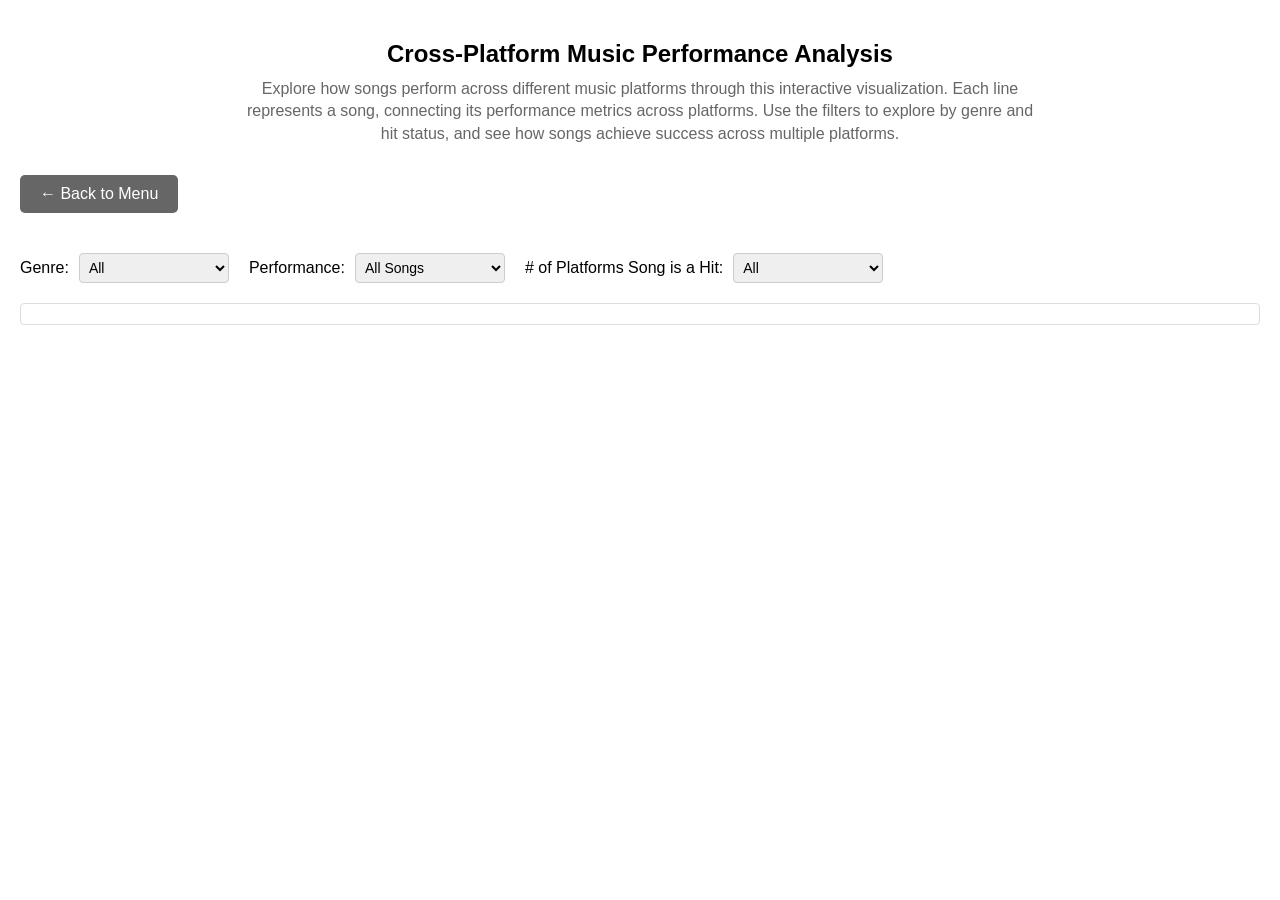
<file: platform_metrics.html>
<!DOCTYPE html>
<html>
<head>
    <meta charset="utf-8">
    <title>Cross-Platform Performance Analysis</title>
    <script src="https://d3js.org/d3.v7.min.js"></script>
    <style>
        body {
            font-family: Arial, sans-serif;
            margin: 20px;
            max-width: 1400px;
            margin: 0 auto;
            padding: 20px;
        }

        .header {
            text-align: center;
            margin: 20px 0 30px 0;
        }

        .title {
            font-size: 24px;
            font-weight: bold;
            margin-bottom: 10px;
        }

        .description {
            color: #666;
            line-height: 1.4;
            max-width: 800px;
            margin: 0 auto;
        }

        .filters {
            display: flex;
            gap: 20px;
            margin: 20px 0;
            align-items: center;
            flex-wrap: wrap;
        }

        .filter-group {
            display: flex;
            align-items: center;
            gap: 10px;
        }

        select {
            padding: 5px;
            font-size: 14px;
            border-radius: 4px;
            border: 1px solid #ccc;
            min-width: 150px;
        }

        .line {
            fill: none;
            stroke-width: 1px;
        }

        .line:hover {
            stroke-width: 3px;
            opacity: 1 !important;
        }

        .axis text {
            font-size: 12px;
        }

        .back-button {
            background: #666;
            color: white;
            padding: 10px 20px;
            border: none;
            border-radius: 5px;
            cursor: pointer;
            text-decoration: none;
            display: inline-block;
            margin-bottom: 20px;
        }

        .axis-label {
            font-size: 14px;
            font-weight: bold;
            transform: translate(0, -80px);
        }

        .axis-title {
            font-size: 12px;
            font-weight: bold;
            transform: translate(0, -40px);
        }

        .axis .tick text {
            font-size: 11px;
            transform: translate(-10px, 0);
        }

        .tooltip {
            position: absolute;
            padding: 10px;
            background: rgba(255, 255, 255, 0.9);
            border: 1px solid #ddd;
            border-radius: 4px;
            pointer-events: none;
            font-size: 12px;
            z-index: 1000;
        }

        .legend {
            margin-top: 20px;
            display: flex;
            flex-wrap: wrap;
            justify-content: center;
            gap: 20px;
            padding: 10px;
            background: rgba(255, 255, 255, 0.9);
            border: 1px solid #ddd;
            border-radius: 4px;
        }

        .legend-section {
            margin: 0 20px;
        }

        .legend-title {
            font-weight: bold;
            margin-bottom: 10px;
            font-size: 14px;
        }

        .legend-item {
            display: inline-flex;
            align-items: center;
            margin-right: 20px;
            margin-bottom: 5px;
            font-size: 12px;
        }

        .legend-color {
            display: inline-block;
            width: 20px;
            height: 10px;
            margin-right: 5px;
            border: 1px solid #ddd;
        }

        .legend-item div {
            margin-bottom: 8px;
        }
        .legend-item small {
            color: #666;
            display: block;
            margin-top: 2px;
        }
        .legend-section {
            min-width: 300px;
        }

        /* Increase top margin to make room for labels */
        #parallel-coordinates svg {
            margin-top: 40px;
        }
    </style>
</head>
<body>
    <div class="header">
        <div class="title">Cross-Platform Music Performance Analysis</div>
        <div class="description">
            Explore how songs perform across different music platforms through this interactive visualization. 
            Each line represents a song, connecting its performance metrics across platforms. 
            Use the filters to explore by genre and hit status, and see how songs achieve success across multiple platforms.
        </div>
    </div>

    <a href="index.html" class="back-button">← Back to Menu</a>
    
    <div class="filters">
        <div class="filter-group">
            <label for="genre-select">Genre:</label>
            <select id="genre-select">
                <option value="All">All</option>
            </select>
        </div>
        <div class="filter-group">
            <label for="performance-select">Performance:</label>
            <select id="performance-select">
                <option value="All">All Songs</option>
                <option value="Hit">Hits (All Platforms)</option>
                <option value="NonHit">Non-Hits</option>
            </select>
        </div>
        <div class="filter-group">
            <label for="color-select"># of Platforms Song is a Hit:</label>
            <select id="color-select">
                <option value="genre">All</option>
                <option value="0">0 Platforms</option>
                <option value="1">1 Platform</option>
                <option value="2">2 Platforms</option>
                <option value="3">3 Platforms</option>
                <option value="4">4 Platforms</option>
                <option value="5">5 Platforms</option>
                <option value="6">6 Platforms</option>
                <option value="7">7 Platforms</option>
                <option value="8">8 Platforms</option>
                <option value="9">9 Platforms</option>
            </select>
        </div>
    </div>

    <div id="parallel-coordinates"></div>
    <div id="legend" class="legend"></div>

    <script>
        // Create tooltip div
        const tooltip = d3.select("body").append("div")
            .attr("class", "tooltip")
            .style("opacity", 0);

        // Platform metrics mapping with scale configurations
        const platformMetrics = {
            'Spotify': {
                metric: 'Spotify Streams',
                format: d => d3.format('.2s')(d).replace('G', 'B')
            },
            'YouTube': {
                metric: 'YouTube Views',
                format: d => d3.format('.2s')(d).replace('G', 'B')
            },
            'TikTok': {
                metric: 'TikTok Views',
                format: d => d3.format('.2s')(d).replace('G', 'B')
            },
            'Apple Music': {
                metric: 'AirPlay Spins',
                format: d => d3.format('.2s')(d)
            },
            'Deezer': {
                metric: 'Deezer Playlist Count',
                format: d => d3.format(',.0f')(d)
            },
            'SiriusXM': {
                metric: 'SiriusXM Spins',
                format: d => d3.format('.2s')(d)
            },
            'Amazon': {
                metric: 'Amazon Playlist Count',
                format: d => d3.format(',.0f')(d)
            },
            'Pandora': {
                metric: 'Pandora Streams',
                format: d => d3.format('.2s')(d)
            },
            'Shazam': {
                metric: 'Shazam Counts',
                format: d => d3.format('.2s')(d)
            }
        };

        // Load the data
        d3.csv("final_df_cleaned.csv").then(function(data) {
            // Get unique genres
            const genres = ['All', ...new Set(data.map(d => d.track_genre))].sort();

            // Populate genre select
            d3.select("#genre-select")
                .selectAll("option")
                .data(genres)
                .enter()
                .append("option")
                .text(d => d)
                .attr("value", d => d);

            // Set up the dimensions of the canvas
            const margin = {top: 80, right: 100, bottom: 50, left: 100};  // Reduced top margin
            const width = 1400 - margin.left - margin.right;
            const height = 700 - margin.top - margin.bottom;

            // Create SVG
            const svg = d3.select("#parallel-coordinates")
                .append("svg")
                .attr("width", width + margin.left + margin.right)
                .attr("height", height + margin.top + margin.bottom)
                .append("g")
                .attr("transform", `translate(${margin.left},${margin.top})`);

            // Create scales for each metric
            const metrics = Object.values(platformMetrics).map(p => p.metric);
            const x = d3.scalePoint()
                .domain(metrics)
                .range([0, width])
                .padding(0.1);

            // Find min and max for each metric with improved filtering and rounding
            const metricExtents = {};
            metrics.forEach(metric => {
                const values = data.map(d => +d[metric])
                    .filter(v => v > 0)  // Filter out zeros
                    .sort((a, b) => a - b);  // Sort for percentile calculation
                
                // Use actual min and max values
                const min = values[0] || 1;  // Use actual minimum
                const max = values[values.length - 1] || 1000;  // Use actual maximum
                
                // Round the bounds to nice numbers
                const roundToNiceNumber = (num) => {
                    const exp = Math.floor(Math.log10(num));
                    const base = num / Math.pow(10, exp);
                    const niceBase = base <= 2 ? 2 : base <= 5 ? 5 : 10;
                    return niceBase * Math.pow(10, exp);
                };
                
                metricExtents[metric] = {
                    min: Math.max(1, Math.floor(min)),  // Ensure minimum is at least 1 for log scale
                    max: Math.ceil(max * 1.1),  // Add 10% padding to max
                    median: d3.median(values) || 1
                };
            });

            // Create y-scales with optimized domains
            const y = {};
            Object.entries(platformMetrics).forEach(([platform, config]) => {
                const metric = config.metric;
                y[metric] = d3.scaleLog()
                    .domain([
                        metricExtents[metric].min,
                        metricExtents[metric].max
                    ])
                    .range([height, 0])
                    .nice();
            });

            // Color scales
            const hitColorScale = d3.scaleSequential()
                .domain([0, Object.keys(platformMetrics).length])
                .interpolator(d3.interpolateRdYlBu);

            const genreColorScale = d3.scaleOrdinal()
                .domain(genres.filter(g => g !== 'All'))
                .range(d3.schemeTableau10);

            // Function to draw the lines
            function path(d) {
                return d3.line()(metrics.map(metric => {
                    const value = Math.max(metricExtents[metric].min, +d[metric] || metricExtents[metric].min);
                    return [x(metric), y[metric](value)];
                }));
            }

            // Function to update the legend
            function updateLegend(colorBy) {
                const legendDiv = d3.select("#legend");
                legendDiv.html("");

                // Create sections for genres
                const genreSection = legendDiv.append("div")
                    .attr("class", "legend-section");
                
                genreSection.append("div")
                    .attr("class", "legend-title")
                    .text("Genres");

                // Add genre colors
                genres.filter(g => g !== 'All').forEach(genre => {
                    genreSection.append("div")
                        .attr("class", "legend-item")
                        .html(`
                            <span class="legend-color" style="background: ${genreColorScale(genre)}"></span>
                            <span>${genre}</span>
                        `);
                });

                // Add platform metrics info with ranges
                const metricsSection = legendDiv.append("div")
                    .attr("class", "legend-section");
                
                metricsSection.append("div")
                    .attr("class", "legend-title")
                    .text("Platform Metrics");

                Object.entries(platformMetrics).forEach(([platform, config]) => {
                    const metric = config.metric;
                    const format = config.format;
                    const min = format(metricExtents[metric].min);
                    const max = format(metricExtents[metric].max);
                    
                    metricsSection.append("div")
                        .attr("class", "legend-item")
                        .html(`
                            <div>
                                <strong>${platform}</strong>: ${config.metric}<br/>
                                <small>Range: ${min} - ${max}</small>
                            </div>
                        `);
                });
            }

            // Function to update the chart
            function updateChart() {
                const selectedGenre = d3.select("#genre-select").property("value");
                const selectedPerformance = d3.select("#performance-select").property("value");
                const colorBy = d3.select("#color-select").property("value");

                // Filter data
                let filteredData = data;
                if (selectedGenre !== "All") {
                    filteredData = filteredData.filter(d => d.track_genre === selectedGenre);
                }
                if (selectedPerformance !== "All") {
                    filteredData = filteredData.filter(d => {
                        const hitCount = Object.keys(platformMetrics)
                            .filter(platform => d[`${platform}_Hit`] === 'True').length;
                        return selectedPerformance === "Hit" ? 
                            hitCount === Object.keys(platformMetrics).length : 
                            hitCount < Object.keys(platformMetrics).length;
                    });
                }
                if (colorBy !== "genre") {
                    const selectedCount = parseInt(colorBy);
                    filteredData = filteredData.filter(d => {
                        const hitCount = Object.keys(platformMetrics)
                            .filter(platform => d[`${platform}_Hit`] === 'True').length;
                        return hitCount === selectedCount;
                    });
                }

                // Update the lines
                const lines = svg.selectAll(".line")
                    .data(filteredData);

                lines.exit().remove();

                const linesEnter = lines.enter()
                    .append("path")
                    .attr("class", "line");

                lines.merge(linesEnter)
                    .attr("d", path)
                    .style("stroke", d => genreColorScale(d.track_genre))  // Always color by genre
                    .style("opacity", 0.3)
                    .on("mouseover", function(event, d) {
                        d3.select(this)
                            .style("stroke-width", "3px")
                            .style("opacity", 1);
                        
                        tooltip.transition()
                            .duration(200)
                            .style("opacity", .9);
                        
                        const hitPlatforms = Object.keys(platformMetrics)
                            .filter(platform => d[`${platform}_Hit`] === 'True')
                            .join(", ");
                        
                        // Format metric values in tooltip
                        const metricValues = Object.entries(platformMetrics)
                            .map(([platform, config]) => {
                                const value = d[config.metric];
                                return `${platform}: ${config.format(value)}`;
                            })
                            .join('<br>');
                        
                        tooltip.html(`
                            <strong>${d.track_name}</strong><br/>
                            <em>by ${d.artists}</em><br/>
                            Genre: ${d.track_genre}<br/>
                            ${metricValues}<br/>
                            Hits on: ${hitPlatforms || "None"}<br/>
                            Number of Hit Platforms: ${Object.keys(platformMetrics)
                                .filter(platform => d[`${platform}_Hit`] === 'True').length}
                        `)
                            .style("left", (event.pageX + 10) + "px")
                            .style("top", (event.pageY - 28) + "px");
                    })
                    .on("mouseout", function() {
                        d3.select(this)
                            .style("stroke-width", "1px")
                            .style("opacity", 0.3);
                        
                        tooltip.transition()
                            .duration(500)
                            .style("opacity", 0);
                    });

                // Update legend
                updateLegend(colorBy);
            }

            // Draw the axes with improved formatting
            metrics.forEach(metric => {
                const platform = Object.entries(platformMetrics).find(([_, config]) => config.metric === metric)[0];
                const format = platformMetrics[platform].format;
                
                const axis = svg.append("g")
                    .attr("transform", `translate(${x(metric)},0)`);

                // Generate tick values at powers of 10 and their midpoints
                const logScale = y[metric];
                const domain = logScale.domain();
                const logDomain = [Math.log10(domain[0]), Math.log10(domain[1])];
                const tickValues = [];
                
                // Add ticks for each power of 10 and its midpoint
                for (let i = Math.ceil(logDomain[0]); i <= Math.floor(logDomain[1]); i++) {
                    tickValues.push(Math.pow(10, i));  // Power of 10 (1M, 10M, 100M, etc)
                    if (i < Math.floor(logDomain[1])) {
                        tickValues.push(5 * Math.pow(10, i));  // Midpoint (5M, 50M, 500M, etc)
                    }
                }
                
                axis.call(
                    d3.axisLeft(logScale)
                        .tickValues(tickValues)
                        .tickFormat(format)
                );

                // Add platform name at top
                axis.append("text")
                    .attr("class", "axis-label")
                    .attr("y", -45)
                    .attr("x", 0)
                    .attr("text-anchor", "middle")
                    .text(platform)
                    .style("fill", "black")
                    .style("font-size", "16px")
                    .style("font-weight", "bold");

                // Add metric name below platform name
                axis.append("text")
                    .attr("class", "axis-title")
                    .attr("y", -25)
                    .attr("x", 0)
                    .attr("text-anchor", "middle")
                    .text(metric)
                    .style("fill", "#666")
                    .style("font-size", "14px");

                // Adjust tick label positions for better readability
                axis.selectAll(".tick text")
                    .attr("transform", "translate(-10,0)");
            });

            // Add event listeners
            d3.select("#genre-select").on("change", updateChart);
            d3.select("#performance-select").on("change", updateChart);
            d3.select("#color-select").on("change", updateChart);

            // Initial chart
            updateChart();
        });
    </script>
</body>
</html>
</file>
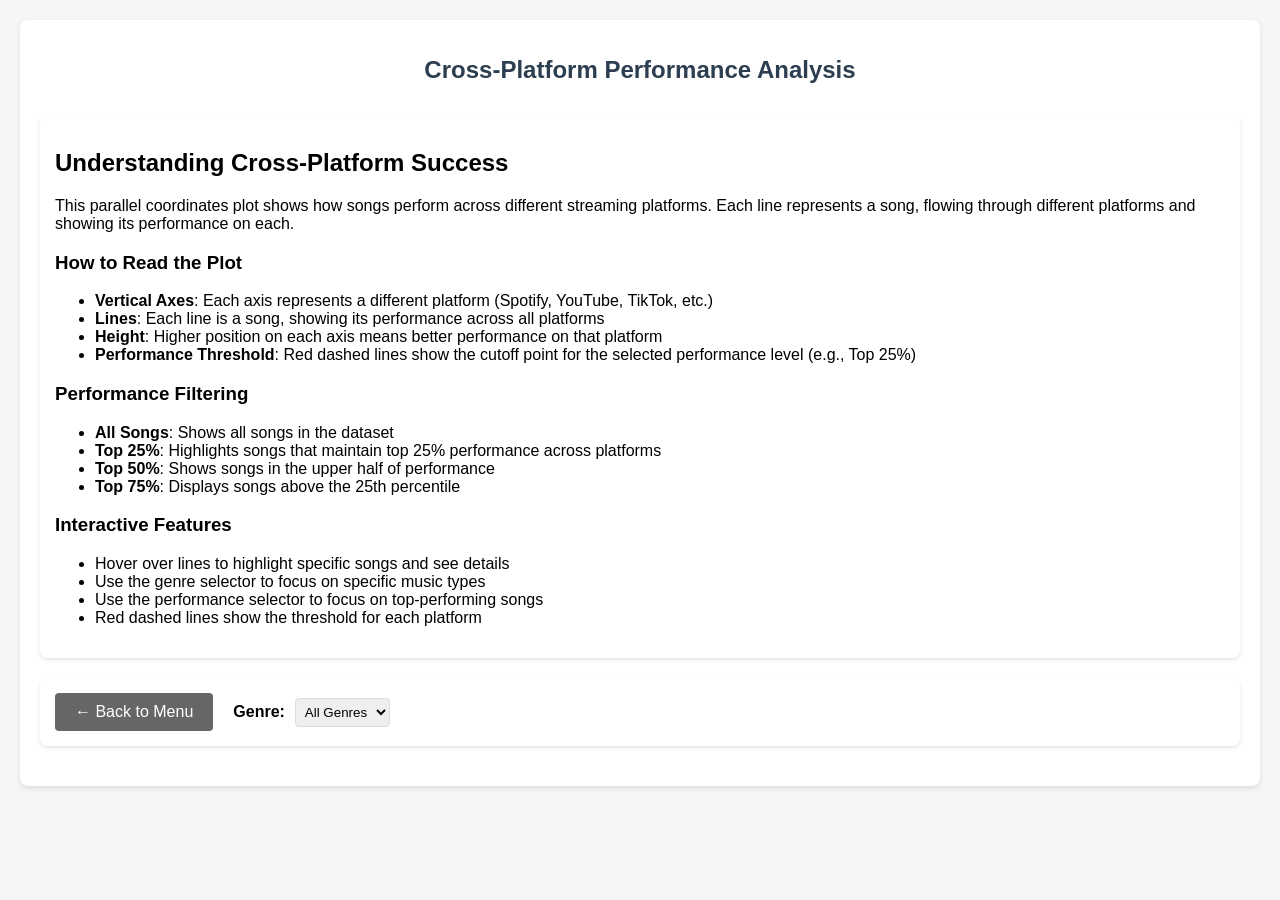
<file: platform_parallel.html>
<!DOCTYPE html>
<!-- Updated version with brushing and improved interactivity -->
<html>
<head>
    <title>Cross-Platform Performance - Parallel Coordinates</title>
    <script src="https://d3js.org/d3.v7.min.js"></script>
    <style>
        body {
            font-family: Arial, sans-serif;
            margin: 20px;
            background-color: #f5f5f5;
        }
        .container {
            max-width: 1200px;
            margin: 0 auto;
            padding: 20px;
            background-color: white;
            border-radius: 8px;
            box-shadow: 0 2px 4px rgba(0,0,0,0.1);
        }
        .title {
            text-align: center;
            margin-bottom: 30px;
            color: #2c3e50;
            font-size: 24px;
            font-weight: bold;
        }
        .explanation {
            background-color: #fff;
            padding: 15px;
            border-radius: 8px;
            margin-bottom: 20px;
            box-shadow: 0 2px 4px rgba(0,0,0,0.1);
        }
        .controls {
            margin-bottom: 20px;
            padding: 15px;
            background-color: white;
            border-radius: 8px;
            box-shadow: 0 2px 4px rgba(0,0,0,0.1);
            display: flex;
            gap: 20px;
            align-items: center;
        }
        .control-group {
            display: flex;
            align-items: center;
            gap: 10px;
        }
        label {
            font-weight: bold;
        }
        select {
            padding: 5px;
            border-radius: 4px;
            border: 1px solid #ddd;
        }
        .back-btn {
            background-color: #666;
            color: white;
            padding: 10px 20px;
            border: none;
            border-radius: 4px;
            cursor: pointer;
            text-decoration: none;
        }
        .back-btn:hover {
            background-color: #555;
        }
        #parallel-plot {
            margin: 0 auto;
        }
        .axis .domain {
            stroke: #ddd;
        }
        .axis text {
            font-size: 12px;
        }
        .background-line {
            fill: none;
            stroke: #ddd;
            stroke-width: 1px;
            opacity: 0.1;
        }
        .foreground-line {
            fill: none;
            stroke: #4682b4;
            stroke-width: 1.5px;
            opacity: 0.5;
        }
        .foreground-line:hover {
            stroke: #ff4444;
            stroke-width: 3px;
            opacity: 1;
        }
        .axis-label {
            font-size: 12px;
            font-weight: bold;
        }
        #tooltip {
            position: absolute;
            display: none;
            background: white;
            padding: 10px;
            border-radius: 4px;
            box-shadow: 0 2px 4px rgba(0,0,0,0.2);
            pointer-events: none;
            font-size: 12px;
            line-height: 1.4;
        }
        .brush .selection {
            fill: rgba(70, 130, 180, 0.1);
            stroke: #4682b4;
        }
        .threshold-line {
            stroke: #ff4444;
            stroke-width: 2;
            stroke-dasharray: 5,5;
        }
    </style>
</head>
<body>
    <div class="container">
        <h1 class="title">Cross-Platform Performance Analysis</h1>
        
        <div class="explanation">
            <h2>Understanding Cross-Platform Success</h2>
            <p>This parallel coordinates plot shows how songs perform across different streaming platforms. Each line represents a song, flowing through different platforms and showing its performance on each.</p>
            
            <h3>How to Read the Plot</h3>
            <ul>
                <li><strong>Vertical Axes</strong>: Each axis represents a different platform (Spotify, YouTube, TikTok, etc.)</li>
                <li><strong>Lines</strong>: Each line is a song, showing its performance across all platforms</li>
                <li><strong>Height</strong>: Higher position on each axis means better performance on that platform</li>
                <li><strong>Performance Threshold</strong>: Red dashed lines show the cutoff point for the selected performance level (e.g., Top 25%)</li>
            </ul>
            
            <h3>Performance Filtering</h3>
            <ul>
                <li><strong>All Songs</strong>: Shows all songs in the dataset</li>
                <li><strong>Top 25%</strong>: Highlights songs that maintain top 25% performance across platforms</li>
                <li><strong>Top 50%</strong>: Shows songs in the upper half of performance</li>
                <li><strong>Top 75%</strong>: Displays songs above the 25th percentile</li>
            </ul>
            
            <h3>Interactive Features</h3>
            <ul>
                <li>Hover over lines to highlight specific songs and see details</li>
                <li>Use the genre selector to focus on specific music types</li>
                <li>Use the performance selector to focus on top-performing songs</li>
                <li>Red dashed lines show the threshold for each platform</li>
            </ul>
        </div>
        
        <div class="controls">
            <a href="index.html" class="back-btn">← Back to Menu</a>
            <div class="control-group">
                <label for="genre-selector">Genre:</label>
                <select id="genre-selector">
                    <option value="all">All Genres</option>
                </select>
            </div>
        </div>

        <div id="parallel-plot"></div>
        <div id="tooltip"></div>
    </div>
    <script src="platform_parallel.js"></script>
</body>
</html>
</file>
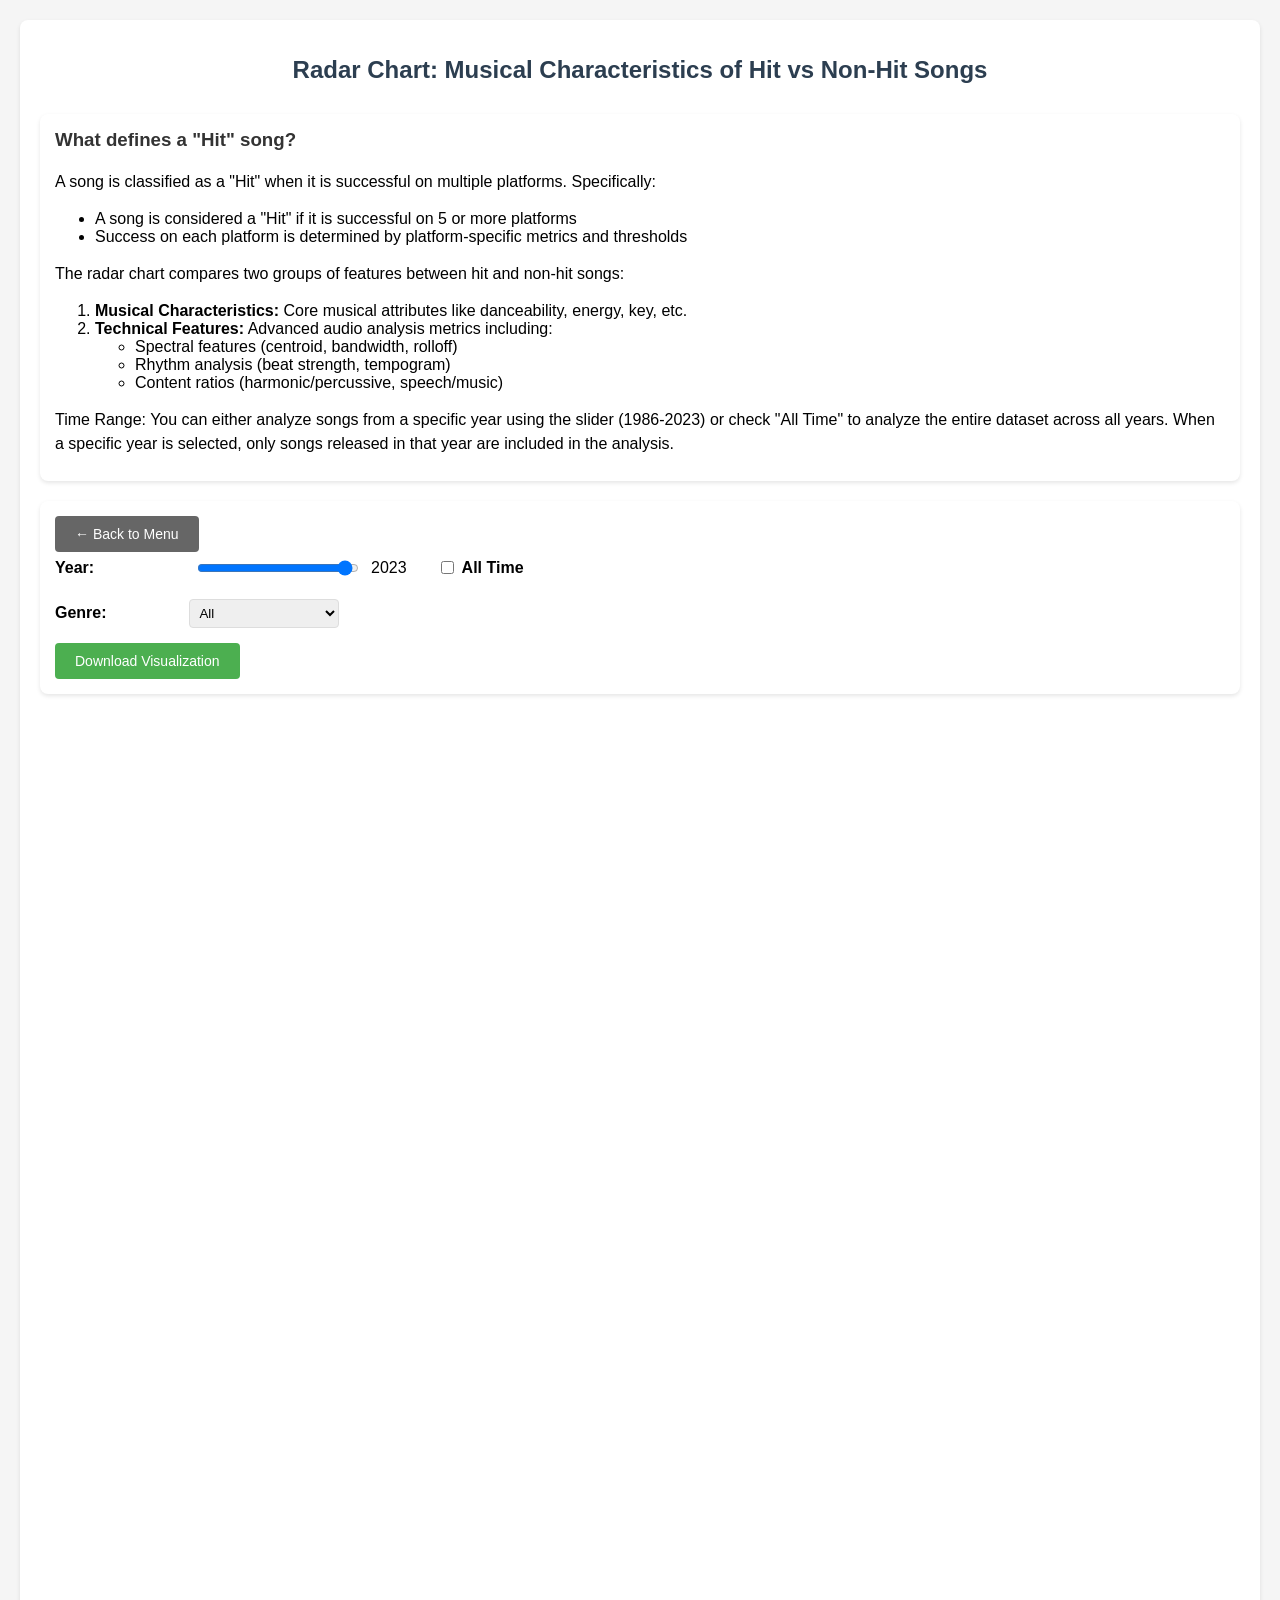
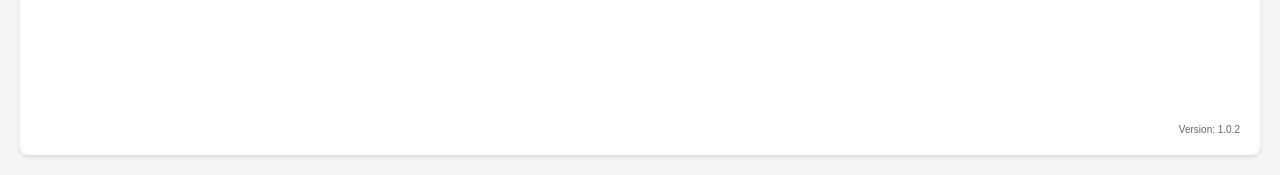
<file: radar.html>
<!DOCTYPE html>
<html>
<head>
    <title>Radar Chart - Music Hits Analysis</title>
    <script src="https://d3js.org/d3.v7.min.js"></script>
    <style>
        body {
            font-family: Arial, sans-serif;
            margin: 20px;
            background-color: #f5f5f5;
        }
        .container {
            max-width: 1200px;
            margin: 0 auto;
            padding: 20px;
            background-color: white;
            border-radius: 8px;
            box-shadow: 0 2px 4px rgba(0,0,0,0.1);
        }
        .title {
            text-align: center;
            margin-bottom: 30px;
            color: #2c3e50;
            font-size: 24px;
            font-weight: bold;
        }
        .controls {
            margin-bottom: 20px;
            padding: 15px;
            background-color: white;
            border-radius: 8px;
            box-shadow: 0 2px 4px rgba(0,0,0,0.1);
        }
        .control-group {
            margin-bottom: 15px;
        }
        label {
            display: inline-block;
            width: 120px;
            margin-right: 10px;
            font-weight: bold;
        }
        select, input[type="range"] {
            padding: 5px;
            border-radius: 4px;
            border: 1px solid #ddd;
            min-width: 150px;
        }
        .download-btn {
            background-color: #4CAF50;
            color: white;
            padding: 10px 20px;
            border: none;
            border-radius: 4px;
            cursor: pointer;
            font-size: 14px;
        }
        .download-btn:hover {
            background-color: #45a049;
        }
        .back-btn {
            background-color: #666;
            color: white;
            padding: 10px 20px;
            border: none;
            border-radius: 4px;
            cursor: pointer;
            font-size: 14px;
            text-decoration: none;
            display: inline-block;
            margin-right: 10px;
        }
        .back-btn:hover {
            background-color: #555;
        }
        .explanation {
            background-color: #fff;
            padding: 15px;
            border-radius: 8px;
            margin-bottom: 20px;
            box-shadow: 0 2px 4px rgba(0,0,0,0.1);
        }
        .explanation h3 {
            margin-top: 0;
            color: #333;
        }
        .explanation p {
            margin: 10px 0;
            line-height: 1.5;
        }
        #no-data {
            display: none;
            color: #721c24;
            background-color: #f8d7da;
            border: 1px solid #f5c6cb;
            padding: 15px;
            border-radius: 4px;
            margin-top: 20px;
        }
        .chart-container {
            width: 1200px;
            height: 1000px;
            margin: 0 auto;
            position: relative;
            overflow: visible;
        }
        .radar-chart {
            background-color: #fff;
            overflow: visible;
        }
        .axis-label {
            font-family: Arial, sans-serif;
            font-size: 12px;
            font-weight: 500;
            dominant-baseline: middle;
        }
        .feature-label {
            cursor: pointer;
            transition: all 0.2s;
            font-weight: 500;
        }
        .feature-label:hover {
            font-weight: bold;
            fill: #2c3e50;
        }
        .year-control {
            display: flex;
            align-items: center;
            gap: 10px;
        }
        .all-time-control {
            margin-left: 20px;
            display: flex;
            align-items: center;
            gap: 5px;
        }
        .all-time-control label {
            width: auto;
            margin-right: 0;
        }
        #year-slider:disabled {
            opacity: 0.5;
            cursor: not-allowed;
        }
        .axis-label {
            word-wrap: break-word;
            word-break: break-word;
        }
    </style>
</head>
<body>
    <div class="container">
        <h1 class="title">Radar Chart: Musical Characteristics of Hit vs Non-Hit Songs</h1>
        
        <div class="explanation">
            <h3>What defines a "Hit" song?</h3>
            <p>A song is classified as a "Hit" when it is successful on multiple platforms. Specifically:</p>
            <ul>
                <li>A song is considered a "Hit" if it is successful on 5 or more platforms</li>
                <li>Success on each platform is determined by platform-specific metrics and thresholds</li>
            </ul>
            <p>The radar chart compares two groups of features between hit and non-hit songs:</p>
            <ol>
                <li><strong>Musical Characteristics:</strong> Core musical attributes like danceability, energy, key, etc.</li>
                <li><strong>Technical Features:</strong> Advanced audio analysis metrics including:
                    <ul>
                        <li>Spectral features (centroid, bandwidth, rolloff)</li>
                        <li>Rhythm analysis (beat strength, tempogram)</li>
                        <li>Content ratios (harmonic/percussive, speech/music)</li>
                    </ul>
                </li>
            </ol>
            <p>Time Range: You can either analyze songs from a specific year using the slider (1986-2023) or check "All Time" to analyze the entire dataset across all years. When a specific year is selected, only songs released in that year are included in the analysis.</p>
        </div>
        
        <div class="controls">
            <a href="index.html" class="back-btn">← Back to Menu</a>
            <div class="control-group year-control">
                <label for="year-slider">Year:</label>
                <input type="range" id="year-slider" min="1986" max="2023" value="2023">
                <span id="year-value">2023</span>
                <div class="all-time-control">
                    <input type="checkbox" id="all-time-checkbox">
                    <label for="all-time-checkbox">All Time</label>
                </div>
            </div>
            
            <div class="control-group">
                <label for="genre-selector">Genre:</label>
                <select id="genre-selector">
                    <option value="all">All</option>
                </select>
            </div>
            
            <button class="download-btn" onclick="saveVisualization()">Download Visualization</button>
        </div>

        <div class="chart-container">
            <div id="no-data" class="no-data-message" style="display: none;">
                No data available for the selected year and genre
            </div>
            <div id="radar-chart"></div>
        </div>
        <div class="version" style="text-align: right; font-size: 10px; color: #666; margin-top: 10px;">
            Version: 1.0.2
        </div>
    </div>
    <script src="radar_chart.js"></script>
    <script>
        function saveVisualization() {
            // Get the current state of the visualization
            const container = document.querySelector('.container');
            const htmlContent = `
                <!DOCTYPE html>
                <html>
                <head>
                    <title>Radar Chart - Music Hits Analysis</title>
                    <style>${document.querySelector('style').innerHTML}</style>
                </head>
                <body>
                    ${container.outerHTML}
                    <script src="https://d3js.org/d3.v7.min.js"><\/script>
                    <script src="radar_chart.js"><\/script>
                </body>
                </html>
            `;

            // Create a Blob containing the HTML
            const blob = new Blob([htmlContent], { type: 'text/html' });
            const url = URL.createObjectURL(blob);

            // Create a temporary link and trigger download
            const link = document.createElement('a');
            link.href = url;
            link.download = 'radar_chart.html';
            document.body.appendChild(link);
            link.click();
            document.body.removeChild(link);
            URL.revokeObjectURL(url);
        }
    </script>
</body>
</html>
</file>
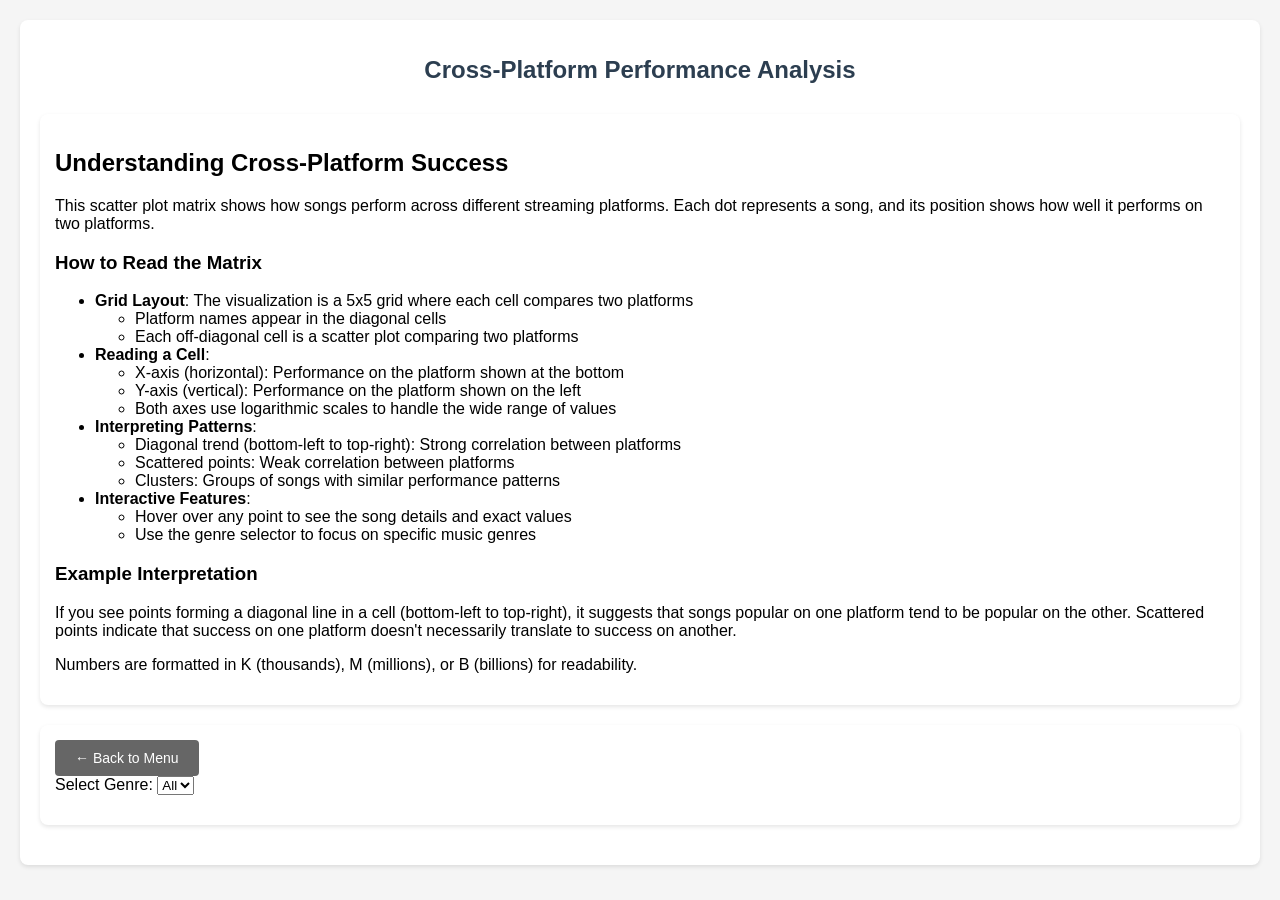
<file: scatter_matrix.html>
<!DOCTYPE html>
<html>
<head>
    <title>Cross-Platform Performance - Scatter Plot Matrix</title>
    <script src="https://d3js.org/d3.v7.min.js"></script>
    <style>
        body {
            font-family: Arial, sans-serif;
            margin: 20px;
            background-color: #f5f5f5;
        }
        .container {
            max-width: 1200px;
            margin: 0 auto;
            padding: 20px;
            background-color: white;
            border-radius: 8px;
            box-shadow: 0 2px 4px rgba(0,0,0,0.1);
        }
        .title {
            text-align: center;
            margin-bottom: 30px;
            color: #2c3e50;
            font-size: 24px;
            font-weight: bold;
        }
        .explanation {
            background-color: #fff;
            padding: 15px;
            border-radius: 8px;
            margin-bottom: 20px;
            box-shadow: 0 2px 4px rgba(0,0,0,0.1);
        }
        .controls {
            margin-bottom: 20px;
            padding: 15px;
            background-color: white;
            border-radius: 8px;
            box-shadow: 0 2px 4px rgba(0,0,0,0.1);
        }
        .control-group {
            margin-bottom: 15px;
        }
        .back-btn {
            background-color: #666;
            color: white;
            padding: 10px 20px;
            border: none;
            border-radius: 4px;
            cursor: pointer;
            font-size: 14px;
            text-decoration: none;
            display: inline-block;
            margin-right: 10px;
        }
        .back-btn:hover {
            background-color: #555;
        }
        #scatter-matrix {
            margin: 0 auto;
        }
        .axis-label {
            font-size: 12px;
            font-weight: bold;
        }
        .cell {
            fill: none;
            stroke: #ccc;
        }
        .point {
            fill: #4682b4;
            opacity: 0.5;
        }
        .point:hover {
            fill: #ff4444;
            opacity: 1;
        }
        .tooltip {
            position: absolute;
            background: white;
            padding: 10px;
            border-radius: 4px;
            box-shadow: 0 2px 4px rgba(0,0,0,0.1);
            pointer-events: none;
            font-size: 12px;
        }
    </style>
</head>
<body>
    <div class="container">
        <h1 class="title">Cross-Platform Performance Analysis</h1>
        
        <div class="explanation">
            <h2>Understanding Cross-Platform Success</h2>
            <p>This scatter plot matrix shows how songs perform across different streaming platforms. Each dot represents a song, and its position shows how well it performs on two platforms.</p>
            
            <h3>How to Read the Matrix</h3>
            <ul>
                <li><strong>Grid Layout</strong>: The visualization is a 5x5 grid where each cell compares two platforms
                    <ul>
                        <li>Platform names appear in the diagonal cells</li>
                        <li>Each off-diagonal cell is a scatter plot comparing two platforms</li>
                    </ul>
                </li>
                <li><strong>Reading a Cell</strong>:
                    <ul>
                        <li>X-axis (horizontal): Performance on the platform shown at the bottom</li>
                        <li>Y-axis (vertical): Performance on the platform shown on the left</li>
                        <li>Both axes use logarithmic scales to handle the wide range of values</li>
                    </ul>
                </li>
                <li><strong>Interpreting Patterns</strong>:
                    <ul>
                        <li>Diagonal trend (bottom-left to top-right): Strong correlation between platforms</li>
                        <li>Scattered points: Weak correlation between platforms</li>
                        <li>Clusters: Groups of songs with similar performance patterns</li>
                    </ul>
                </li>
                <li><strong>Interactive Features</strong>:
                    <ul>
                        <li>Hover over any point to see the song details and exact values</li>
                        <li>Use the genre selector to focus on specific music genres</li>
                    </ul>
                </li>
            </ul>

            <h3>Example Interpretation</h3>
            <p>If you see points forming a diagonal line in a cell (bottom-left to top-right), it suggests that songs popular on one platform tend to be popular on the other. Scattered points indicate that success on one platform doesn't necessarily translate to success on another.</p>
            
            <p>Numbers are formatted in K (thousands), M (millions), or B (billions) for readability.</p>
        </div>
        
        <div class="controls">
            <a href="index.html" class="back-btn">← Back to Menu</a>
            <div class="control-group">
                <label for="genre-selector">Select Genre:</label>
                <select id="genre-selector">
                    <option value="all">All</option>
                </select>
            </div>
        </div>

        <div id="scatter-matrix"></div>
    </div>
    <script src="scatter_matrix.js"></script>
</body>
</html>
</file>
<file: dendro/css/style.css>
body {
    font-family: 'Segoe UI', Tahoma, Geneva, Verdana, sans-serif;
    margin: 0;
    padding: 20px;
    background-color: #f7f7f7;
    color: #333;
}

.container {
    max-width: 1200px;
    margin: 0 auto;
    background-color: white;
    padding: 30px;
    border-radius: 10px;
    box-shadow: 0 4px 12px rgba(0,0,0,0.1);
}

h1, h2 {
    text-align: center;
    color: #1a5276;
}

h1 {
    margin-bottom: 5px;
}

h2 {
    font-weight: normal;
    margin-top: 0;
    margin-bottom: 30px;
    color: #5d6d7e;
}

.description {
    margin: 20px 0 30px;
    text-align: center;
    color: #5d6d7e;
    max-width: 800px;
    margin-left: auto;
    margin-right: auto;
    line-height: 1.5;
}

#viz {
    display: flex;
    flex-direction: column;
    align-items: center;
}

svg {
    margin-top: 20px;
}

.node circle {
    fill: #fff;
    stroke: #1a5276;
    stroke-width: 2px;
    transition: fill 0.3s, r 0.3s;
}

.node:hover circle {
    fill: #a2d5f2;
    r: 6;
}

.node text {
    font-size: 11px;
    font-family: sans-serif;
    transition: font-size 0.3s;
}

.node:hover text {
    font-size: 14px;
    font-weight: bold;
}

.link {
    fill: none;
    stroke: #d6dbdf;
    stroke-width: 1.5px;
    transition: stroke 0.3s;
}

.node:hover + .link {
    stroke: #7fb3d5;
}

.factor-legend {
    margin-top: 40px;
    display: flex;
    flex-wrap: wrap;
    justify-content: center;
    gap: 12px;
}

.factor-item {
    display: flex;
    align-items: center;
    padding: 8px 15px;
    border-radius: 20px;
    background-color: #f5f8fa;
    box-shadow: 0 2px 4px rgba(0,0,0,0.05);
    transition: transform 0.2s, box-shadow 0.2s;
}

.factor-item:hover {
    transform: translateY(-2px);
    box-shadow: 0 4px 8px rgba(0,0,0,0.1);
}

.factor-color {
    width: 12px;
    height: 12px;
    border-radius: 50%;
    margin-right: 8px;
}

.tooltip {
    position: absolute;
    padding: 15px;
    background-color: rgba(255, 255, 255, 0.97);
    border: 1px solid #e5e8e8;
    border-radius: 8px;
    pointer-events: none;
    opacity: 0;
    transition: opacity 0.3s;
    box-shadow: 0 4px 15px rgba(0,0,0,0.15);
    max-width: 320px;
}

.tooltip h3 {
    margin: 0 0 12px 0;
    padding-bottom: 8px;
    border-bottom: 1px solid #eaeded;
    color: #1a5276;
}

.radar-chart {
    margin-top: 15px;
}

.back-link {
    display: block;
    margin: 30px auto 0;
    text-align: center;
    color: #1a5276;
    text-decoration: none;
    font-weight: 500;
}

.back-link:hover {
    text-decoration: underline;
}

.legend-title {
    width: 100%;
    text-align: center;
    margin: 10px 0;
    font-weight: 600;
    color: #34495e;
}

footer {
    margin-top: 40px;
    text-align: center;
    font-size: 14px;
    color: #7f8c8d;
}
</file>
<file: leaderboard/css/style.css>
/* Import Berton Sans Book font */
@font-face {
    font-family: 'Berton Sans Book';
    src: url('https://fonts.cdnfonts.com/css/berton-sans') format('woff2');
    font-weight: normal;
    font-style: normal;
}

/* Apply Berton Sans Book font to all elements */
* {
    font-family: 'Berton Sans Book', Arial, sans-serif;
    box-sizing: border-box;
}

body {
    margin: 0;
    padding: 20px;
    background-color: #f9f9f9;
    color: #333;
}

.container {
    max-width: 1200px;
    margin: 0 auto;
    background-color: white;
    border-radius: 8px;
    box-shadow: 0 2px 10px rgba(0, 0, 0, 0.1);
    padding: 30px;
}

h1 {
    text-align: center;
    color: #333;
    margin-top: 0;
    font-size: 28px;
    font-weight: 500;
}

.description {
    text-align: center;
    color: #666;
    margin-bottom: 25px;
    font-size: 16px;
}

.version {
    color: #999;
    font-size: 12px;
}

.controls {
    display: flex;
    align-items: center;
    justify-content: center;
    gap: 15px;
    margin-bottom: 20px;
    padding: 15px;
    background-color: #f5f5f5;
    border-radius: 6px;
}

button {
    padding: 8px 16px;
    background-color: #4e79a7;
    color: white;
    border: none;
    border-radius: 4px;
    cursor: pointer;
    font-size: 14px;
    transition: background-color 0.2s;
}

button:hover {
    background-color: #3a5c80;
}

#pause-button {
    background-color: #e15759;
}

#pause-button:hover {
    background-color: #c94345;
}

.speed-control {
    display: flex;
    align-items: center;
    gap: 10px;
}

.speed-control label {
    color: #555;
    font-size: 14px;
}

input[type="range"] {
    width: 120px;
}

.year-display {
    display: flex;
    align-items: center;
    justify-content: center;
    background-color: #4e79a7;
    color: white;
    font-size: 18px;
    font-weight: bold;
    width: 120px;
    height: 36px;
    border-radius: 4px;
}

/* Filter styles */
.filter-container {
    margin-bottom: 15px;
    display: flex;
    justify-content: center;
    background-color: #f5f5f5;
    padding: 12px;
    border-radius: 6px;
}

.country-filter {
    display: flex;
    align-items: center;
    gap: 10px;
}

.country-filter label {
    color: #555;
    font-size: 14px;
}

.country-filter select {
    padding: 6px 10px;
    border-radius: 4px;
    border: 1px solid #ccc;
    font-size: 14px;
    width: 200px;
}

/* Legend styles */
.legend-container {
    margin-top: 20px;
    padding: 15px;
    background-color: #f9f9f9;
    border-radius: 6px;
}

.legend-container h3 {
    margin-top: 0;
    margin-bottom: 10px;
    font-size: 16px;
    font-weight: 500;
    color: #555;
    text-align: center;
}

#region-legend {
    display: flex;
    flex-wrap: wrap;
    justify-content: center;
    gap: 10px;
}

.legend-item {
    display: flex;
    align-items: center;
    margin-bottom: 5px;
    margin-right: 10px;
}

.legend-color {
    width: 14px;
    height: 14px;
    margin-right: 5px;
    border-radius: 3px;
}

.legend-text {
    font-size: 12px;
    color: #555;
}

.chart-container {
    height: 600px;
    margin: 20px 0;
    position: relative;
}

#leaderboard-chart {
    width: 100%;
    height: 100%;
}

.country-bar {
    cursor: pointer;
    transition: fill 0.2s;
}

.country-bar:hover {
    fill-opacity: 0.8;
}

.country-bar.highlighted {
    stroke: #000;
    stroke-width: 2px;
}

.country-label {
    font-size: 14px;
    dominant-baseline: middle;
    fill: white;
    font-weight: 500;
    text-shadow: 0px 0px 2px rgba(0, 0, 0, 0.8);
}

.score-label {
    font-size: 12px;
    dominant-baseline: middle;
    fill: #333;
}

.rank-label {
    font-size: 14px;
    font-weight: bold;
    dominant-baseline: middle;
    fill: #444;
}

.axis text {
    font-size: 12px;
    fill: #777;
}

.axis line, .axis path {
    stroke: #ddd;
}

.notes {
    margin-top: 30px;
    padding: 15px;
    background-color: #f9f9f9;
    border-radius: 6px;
    font-size: 14px;
    color: #666;
    line-height: 1.5;
}

.notes p {
    margin: 0.5em 0;
}

.notes strong {
    color: #555;
}

/* Responsive adjustments */
@media (max-width: 768px) {
    .container {
        padding: 15px;
    }
    
    .controls {
        flex-direction: column;
        gap: 10px;
    }
    
    h1 {
        font-size: 22px;
    }
    
    .chart-container {
        height: 500px;
    }
    
    #region-legend {
        flex-direction: column;
        align-items: center;
    }
}
</file>
<file: spider/css/style.css>
/* Import Berton Sans Book font */
@font-face {
    font-family: 'Berton Sans Book';
    src: url('https://fonts.cdnfonts.com/css/berton-sans') format('woff2');
    font-weight: normal;
    font-style: normal;
}

/* Apply Berton Sans Book font to all elements */
* {
    font-family: 'Berton Sans Book', Arial, sans-serif;
}

body {
    margin: 0;
    padding: 20px;
    background-color: #f9f9f9;
    color: #333;
}

.container {
    max-width: 1000px;
    margin: 0 auto;
    background-color: white;
    border-radius: 8px;
    box-shadow: 0 2px 10px rgba(0, 0, 0, 0.1);
    padding: 30px;
}

h1 {
    text-align: center;
    color: #333;
    margin-top: 0;
    font-size: 24px;
    font-weight: 500;
}

.description {
    text-align: center;
    color: #666;
    margin-bottom: 25px;
    font-size: 14px;
}

.version {
    color: #999;
    font-size: 12px;
}

.filters {
    display: flex;
    flex-wrap: wrap;
    justify-content: center;
    gap: 15px;
    margin-bottom: 30px;
    padding: 15px;
    background-color: #f5f5f5;
    border-radius: 6px;
}

.filter-group {
    display: flex;
    flex-direction: column;
    min-width: 120px;
}

.filter-group label {
    margin-bottom: 5px;
    font-size: 14px;
    color: #555;
}

select {
    padding: 8px 12px;
    border: 1px solid #ddd;
    border-radius: 4px;
    background-color: white;
    font-size: 14px;
    color: #333;
    cursor: pointer;
}

select:focus {
    outline: none;
    border-color: #76b7b2;
    box-shadow: 0 0 0 2px rgba(118, 183, 178, 0.2);
}

/* Year slider styles */
.year-slider-container {
    min-width: 180px;
}

.slider-container {
    margin: 5px 0;
    width: 100%;
}

.slider {
    -webkit-appearance: none;
    width: 100%;
    height: 8px;
    border-radius: 4px;
    background: #ddd;
    outline: none;
    cursor: pointer;
}

.slider::-webkit-slider-thumb {
    -webkit-appearance: none;
    appearance: none;
    width: 18px;
    height: 18px;
    border-radius: 50%;
    background: #4e79a7;
    cursor: pointer;
    border: 2px solid white;
    box-shadow: 0 1px 3px rgba(0,0,0,0.2);
}

.slider::-moz-range-thumb {
    width: 18px;
    height: 18px;
    border-radius: 50%;
    background: #4e79a7;
    cursor: pointer;
    border: 2px solid white;
    box-shadow: 0 1px 3px rgba(0,0,0,0.2);
}

.year-labels {
    display: flex;
    justify-content: space-between;
    margin-top: 5px;
    font-size: 12px;
    color: #666;
}

#year-value {
    font-weight: bold;
    color: #4e79a7;
}

.chart-container {
    margin: 20px 0;
}

#spider-chart {
    min-height: 400px;
    display: flex;
    justify-content: center;
    align-items: center;
}

.legend {
    margin-top: 20px;
    padding: 10px;
}

.notes {
    margin-top: 30px;
    padding: 15px;
    background-color: #f9f9f9;
    border-radius: 6px;
    font-size: 13px;
    color: #666;
    line-height: 1.4;
}

.notes p {
    margin: 0.5em 0;
}

.notes strong {
    color: #555;
}

.error-message, .no-data-message {
    text-align: center;
    padding: 50px 20px;
    color: #e15759;
    font-size: 16px;
}

/* SVG text elements */
text, .axis-label, .circle-label {
    font-family: 'Berton Sans Book', Arial, sans-serif !important;
}

/* Responsive adjustments */
@media (max-width: 768px) {
    .container {
        padding: 15px;
    }
    
    .filters {
        flex-direction: column;
        align-items: stretch;
    }
    
    .filter-group {
        width: 100%;
    }
    
    h1 {
        font-size: 20px;
    }
}
</file>
<file: spider_dropdown/css/style.css>
/* Import Berton Sans Book font */
@font-face {
    font-family: 'Berton Sans Book';
    src: url('https://fonts.cdnfonts.com/css/berton-sans') format('woff2');
    font-weight: normal;
    font-style: normal;
}

/* Apply Berton Sans Book font to all elements */
* {
    font-family: 'Berton Sans Book', Arial, sans-serif;
}

body {
    margin: 0;
    padding: 20px;
    background-color: #f9f9f9;
    color: #333;
}

.container {
    max-width: 1000px;
    margin: 0 auto;
    background-color: white;
    border-radius: 8px;
    box-shadow: 0 2px 10px rgba(0, 0, 0, 0.1);
    padding: 30px;
}

h1 {
    text-align: center;
    color: #333;
    margin-top: 0;
    font-size: 24px;
    font-weight: 500;
}

.description {
    text-align: center;
    color: #666;
    margin-bottom: 25px;
    font-size: 14px;
}

.version {
    color: #999;
    font-size: 12px;
}

.filters {
    display: flex;
    flex-wrap: wrap;
    justify-content: center;
    gap: 15px;
    margin-bottom: 30px;
    padding: 15px;
    background-color: #f5f5f5;
    border-radius: 6px;
}

.filter-group {
    display: flex;
    flex-direction: column;
    min-width: 120px;
}

.filter-group label {
    margin-bottom: 5px;
    font-size: 14px;
    color: #555;
}

select {
    padding: 8px 12px;
    border: 1px solid #ddd;
    border-radius: 4px;
    background-color: white;
    font-size: 14px;
    color: #333;
    cursor: pointer;
}

select:focus {
    outline: none;
    border-color: #76b7b2;
    box-shadow: 0 0 0 2px rgba(118, 183, 178, 0.2);
}

/* Year slider styles */
.year-slider-container {
    min-width: 180px;
}

.slider-container {
    margin: 5px 0;
    width: 100%;
}

.slider {
    -webkit-appearance: none;
    width: 100%;
    height: 8px;
    border-radius: 4px;
    background: #ddd;
    outline: none;
    cursor: pointer;
}

.slider::-webkit-slider-thumb {
    -webkit-appearance: none;
    appearance: none;
    width: 18px;
    height: 18px;
    border-radius: 50%;
    background: #4e79a7;
    cursor: pointer;
    border: 2px solid white;
    box-shadow: 0 1px 3px rgba(0,0,0,0.2);
}

.slider::-moz-range-thumb {
    width: 18px;
    height: 18px;
    border-radius: 50%;
    background: #4e79a7;
    cursor: pointer;
    border: 2px solid white;
    box-shadow: 0 1px 3px rgba(0,0,0,0.2);
}

.year-labels {
    display: flex;
    justify-content: space-between;
    margin-top: 5px;
    font-size: 12px;
    color: #666;
}

#year-value {
    font-weight: bold;
    color: #4e79a7;
}

.chart-container {
    margin: 20px 0;
}

#spider-chart {
    min-height: 400px;
    display: flex;
    justify-content: center;
    align-items: center;
}

.legend {
    margin-top: 20px;
    padding: 10px;
}

.notes {
    margin-top: 30px;
    padding: 15px;
    background-color: #f9f9f9;
    border-radius: 6px;
    font-size: 13px;
    color: #666;
    line-height: 1.4;
}

.notes p {
    margin: 0.5em 0;
}

.notes strong {
    color: #555;
}

.error-message, .no-data-message {
    text-align: center;
    padding: 50px 20px;
    color: #e15759;
    font-size: 16px;
    background-color: #fff6f6;
    border: 1px solid #e15759;
    border-radius: 6px;
    margin: 20px;
}

/* SVG text elements */
text, .axis-label, .circle-label {
    font-family: 'Berton Sans Book', Arial, sans-serif !important;
}

/* Responsive adjustments */
@media (max-width: 768px) {
    .container {
        padding: 15px;
    }
    
    .filters {
        flex-direction: column;
        align-items: stretch;
    }
    
    .filter-group {
        width: 100%;
    }
    
    h1 {
        font-size: 20px;
    }
}
</file>
